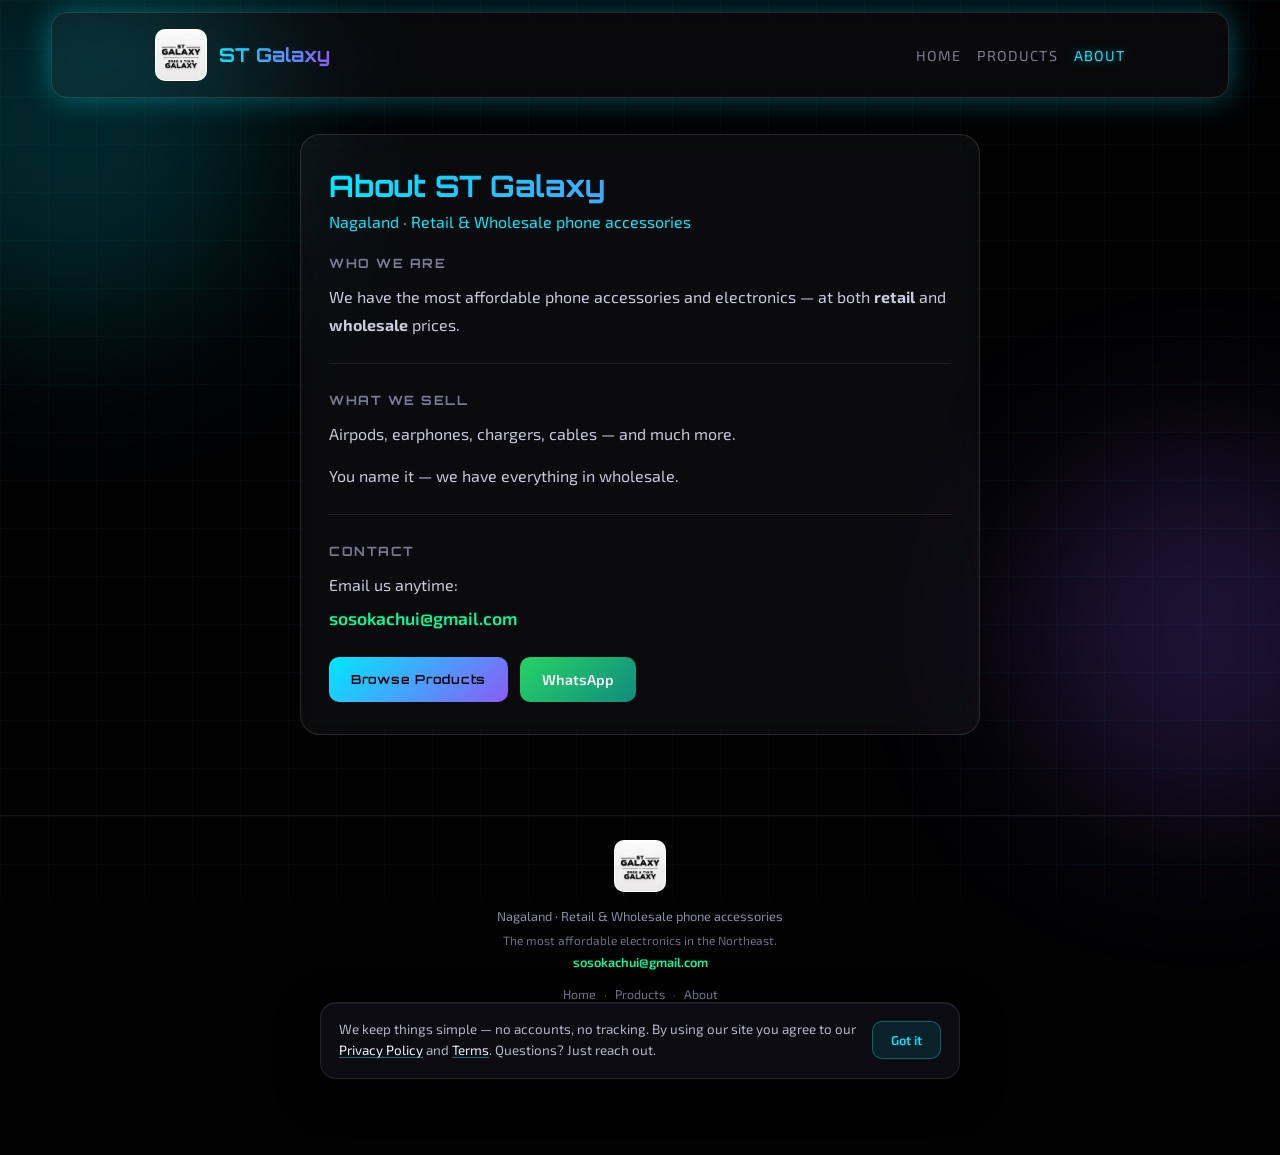
<file: about.html>
<!DOCTYPE html>
<html lang="en">
<head>
  <meta charset="UTF-8"/>
  <meta name="viewport" content="width=device-width, initial-scale=1.0, viewport-fit=cover"/>
  <title>About - ST Galaxy</title>
  <link rel="preconnect" href="https://fonts.googleapis.com"/>
  <link rel="preconnect" href="https://fonts.gstatic.com" crossorigin/>
  <link href="https://fonts.googleapis.com/css2?family=Exo+2:wght@400;600&family=Orbitron:wght@500;700&display=swap" rel="stylesheet"/>
  <style>
    :root{
      --bg:#020203;
      --glass-border:rgba(255,255,255,0.12);
      --text:#eef0ff;
      --text-muted:#7a7a9a;
      --cyan:#00e8ff;
      --violet:#8b5cf6;
      --glass-blur:blur(22px) saturate(200%);
      --glow-cyan:0 0 30px rgba(0,232,255,0.35);
      --neon-green:#00ff9c;
    }

    *{ margin:0; padding:0; box-sizing:border-box; }

    body{
      font-family:'Exo 2', system-ui, sans-serif;
      background:var(--bg);
      color:var(--text);
      min-height:100vh;
    }

    .bg-orbs{
      position:fixed;
      inset:0;
      z-index:0;
      pointer-events:none;
    }

    .bg-orbs span{
      position:absolute;
      border-radius:50%;
      filter:blur(80px);
    }

    .bg-orbs span:nth-child(1){ width:400px; height:400px; background:rgba(0,232,255,0.16); top:-8%; left:-10%; }
    .bg-orbs span:nth-child(2){ width:360px; height:360px; background:rgba(139,92,246,0.2); bottom:10%; right:-8%; }

    .bg-grid{
      position:fixed;
      inset:0;
      z-index:0;
      pointer-events:none;
      background-image:
        linear-gradient(rgba(0,232,255,0.03) 1px, transparent 1px),
        linear-gradient(90deg, rgba(0,232,255,0.03) 1px, transparent 1px);
      background-size:48px 48px;
    }

    body > *:not(.bg-orbs):not(.bg-grid):not(.mobile-tabbar):not(#mobile-tabbar){ position:relative; z-index:1; }

    body > nav:first-of-type{
      display:flex;
      justify-content:space-between;
      align-items:center;
      padding:16px 8%;
      margin:12px 4% 0;
      border-radius:16px;
      background:rgba(255,255,255,0.03);
      backdrop-filter:var(--glass-blur);
      border:1px solid var(--glass-border);
      box-shadow:var(--glow-cyan);
    }

    body > nav:first-of-type h1{
      font-family:'Orbitron', sans-serif;
      font-size:1.2rem;
      background:linear-gradient(90deg, var(--cyan), var(--violet));
      -webkit-background-clip:text;
      background-clip:text;
      color:transparent;
    }

    .nav-links{ display:flex; gap:16px; }

    body > nav:first-of-type a{
      color:var(--text-muted);
      text-decoration:none;
      text-transform:uppercase;
      letter-spacing:0.08em;
      font-size:0.9rem;
    }

    body > nav:first-of-type a:hover{ color:var(--cyan); }

    .container{
      max-width:720px;
      margin:0 auto;
      padding:36px 20px 40px;
    }

    .about-panel{
      padding:32px 28px;
      border-radius:20px;
      background:rgba(255,255,255,0.04);
      backdrop-filter:var(--glass-blur);
      border:1px solid var(--glass-border);
    }

    .about-panel h2{
      font-family:'Orbitron', sans-serif;
      font-size:clamp(1.4rem, 4vw, 1.85rem);
      margin-bottom:8px;
      background:linear-gradient(90deg, var(--cyan), var(--violet));
      -webkit-background-clip:text;
      background-clip:text;
      color:transparent;
    }

    .about-location{
      color:var(--cyan);
      font-size:1rem;
      margin-bottom:24px;
    }

    .about-section{
      margin-bottom:28px;
      padding-bottom:24px;
      border-bottom:1px solid rgba(255,255,255,0.08);
    }

    .about-section:last-of-type{
      border-bottom:none;
      margin-bottom:0;
      padding-bottom:0;
    }

    .about-section h3{
      font-family:'Orbitron', sans-serif;
      font-size:0.8rem;
      letter-spacing:0.12em;
      text-transform:uppercase;
      color:var(--text-muted);
      margin-bottom:12px;
    }

    .about-section p,
    .about-section li{
      font-size:1rem;
      line-height:1.75;
      color:#c8c8de;
    }

    .about-section ul{
      list-style:none;
    }

    .about-section li{
      padding:6px 0;
    }

    .about-tags{
      display:flex;
      flex-wrap:wrap;
      gap:10px;
      margin-top:12px;
    }

    .about-tag{
      padding:8px 14px;
      border-radius:999px;
      font-size:0.85rem;
      background:rgba(139,92,246,0.12);
      border:1px solid rgba(139,92,246,0.35);
      color:#c4b5fd;
    }

    .about-email{
      display:inline-block;
      margin-top:8px;
      color:var(--neon-green);
      font-size:1.1rem;
      font-weight:600;
      text-decoration:none;
    }

    .about-email:hover{ text-decoration:underline; }

    .about-cta{
      display:flex;
      flex-wrap:wrap;
      gap:12px;
      margin-top:28px;
    }

    .btn{
      display:inline-block;
      padding:14px 22px;
      border-radius:10px;
      text-decoration:none;
      font-weight:600;
      font-size:0.9rem;
    }

    .btn-wa{
      background:linear-gradient(135deg, #25d366, #128c7e);
      color:#fff;
    }

    .btn-shop{
      background:linear-gradient(135deg, var(--cyan), var(--violet));
      color:#030304;
      font-family:'Orbitron', sans-serif;
      font-size:0.78rem;
      letter-spacing:0.06em;
    }
  </style>
  <link rel="stylesheet" href="css/site.css"/>
</head>
<body>

  <div class="bg-orbs" aria-hidden="true"><span></span><span></span></div>
  <div class="bg-grid" aria-hidden="true"></div>

  <nav>
    <a href="index.html" class="brand">
      <div class="img-slot logo-slot">
        <picture>
          <source srcset="images/staticunchange/logo.webp" type="image/webp"/>
          <img src="images/staticunchange/logo.jpeg" alt="ST Galaxy logo" loading="eager" onload="this.closest('.img-slot').classList.add('has-image')" onerror="this.style.display='none'"/>
        </picture>
        <span class="slot-hint">Logo</span>
      </div>
      <h1>ST Galaxy</h1>
    </a>
    <div class="nav-links">
      <a href="index.html">Home</a>
      <a href="products.html">Products</a>
      <a href="about.html">About</a>
    </div>
  </nav>

  <main class="container">
    <article class="about-panel">
      <h2>About ST Galaxy</h2>
      <p class="about-location">Nagaland · Retail &amp; Wholesale phone accessories</p>

      <section class="about-section">
        <h3>Who we are</h3> 
        <p>
          We have the most affordable phone accessories and electronics — at both
          <strong>retail</strong> and <strong>wholesale</strong> prices.
        </p>
      </section>

      <section class="about-section">
        <h3>What we sell</h3>
        <p>Airpods, earphones, chargers, cables — and much more.</p>
        <!-- <div class="about-tags">
          <span class="about-tag">Airpods</span>
          <span class="about-tag">Earphones</span>
          <span class="about-tag">Chargers</span>
          <span class="about-tag">Cables</span>
          <span class="about-tag">Headphones</span>
          <span class="about-tag">Wholesale</span>
        </div> -->
        <p style="margin-top:14px">You name it — we have everything in wholesale.</p>
      </section>
<!-- 
      <section class="about-section">
        <h3>Business hours</h3>
        <ul>
          <li>Saturday — <span class="hours-closed">Closed</span></li>
          <li>Sunday — <span class="hours-closed">Closed</span></li>
          <li>Monday — <span class="hours-open">Open 24 hours</span></li>
          <li>Tuesday — <span class="hours-open">Open 24 hours</span></li>
          <li>Wednesday — <span class="hours-open">Open 24 hours</span></li>
          <li>Thursday — <span class="hours-open">Open 24 hours</span></li>
          <li>Friday — <span class="hours-open">Open 24 hours</span></li>
        </ul>
      </section> -->

      <section class="about-section">
        <h3>Contact</h3>
        <p>Email us anytime:</p>
        <a class="about-email" href="mailto:sosokachui@gmail.com">sosokachui@gmail.com</a>
      </section>

      <div class="about-cta">
        <a href="products.html" class="btn btn-shop">Browse Products</a>
        <a href="https://wa.me/919089030805" class="btn btn-wa" target="_blank" rel="noopener noreferrer">WhatsApp</a>
      </div>
    </article>
  </main>

  <footer id="site-footer"></footer>
  <nav id="mobile-tabbar" class="mobile-tabbar" aria-label="Mobile navigation"></nav>
  <script src="js/site.js"></script>
</body>
</html>
</file>
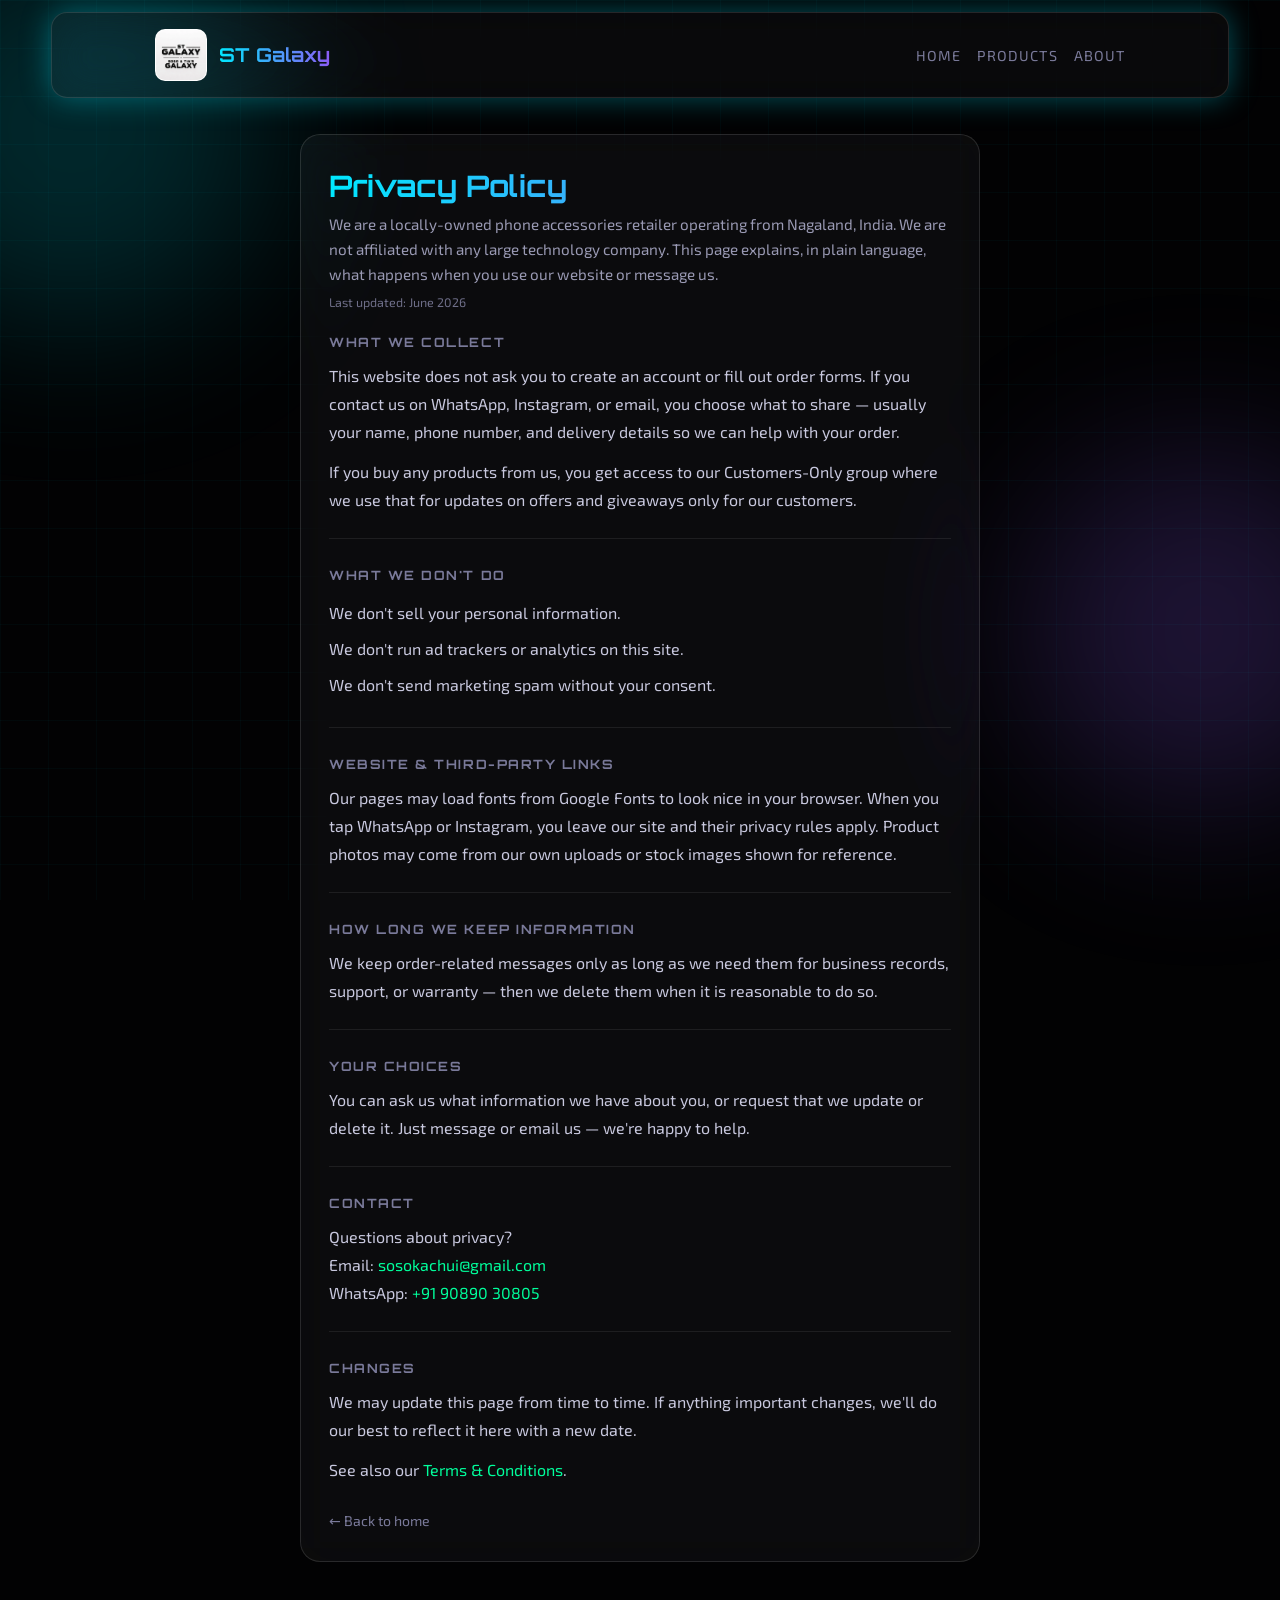
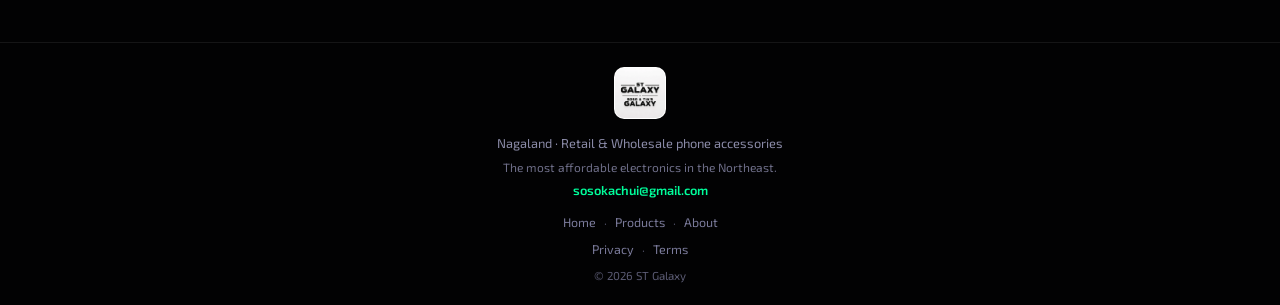
<file: privacy.html>
<!DOCTYPE html>
<html lang="en">
<head>
  <meta charset="UTF-8"/>
  <meta name="viewport" content="width=device-width, initial-scale=1.0, viewport-fit=cover"/>
  <title>Privacy Policy — ST Galaxy</title>
  <link rel="preconnect" href="https://fonts.googleapis.com"/>
  <link rel="preconnect" href="https://fonts.gstatic.com" crossorigin/>
  <link href="https://fonts.googleapis.com/css2?family=Exo+2:wght@400;600&family=Orbitron:wght@500;700&display=swap" rel="stylesheet"/>
  <link rel="stylesheet" href="css/site.css"/>
  <style>
    :root{
      --bg:#020203;
      --glass-border:rgba(255,255,255,0.12);
      --text:#eef0ff;
      --text-muted:#7a7a9a;
      --cyan:#00e8ff;
      --violet:#8b5cf6;
      --glass-blur:blur(22px) saturate(200%);
      --glow-cyan:0 0 30px rgba(0,232,255,0.35);
    }
    *{ margin:0; padding:0; box-sizing:border-box; }
    body{ font-family:'Exo 2', system-ui, sans-serif; background:var(--bg); color:var(--text); min-height:100vh; }
    .bg-orbs{ position:fixed; inset:0; z-index:0; pointer-events:none; }
    .bg-orbs span{ position:absolute; border-radius:50%; filter:blur(80px); }
    .bg-orbs span:nth-child(1){ width:400px; height:400px; background:rgba(0,232,255,0.16); top:-8%; left:-10%; }
    .bg-orbs span:nth-child(2){ width:360px; height:360px; background:rgba(139,92,246,0.2); bottom:10%; right:-8%; }
    .bg-grid{
      position:fixed; inset:0; z-index:0; pointer-events:none;
      background-image:
        linear-gradient(rgba(0,232,255,0.03) 1px, transparent 1px),
        linear-gradient(90deg, rgba(0,232,255,0.03) 1px, transparent 1px);
      background-size:48px 48px;
    }
    body > *:not(.bg-orbs):not(.bg-grid):not(.mobile-tabbar):not(#mobile-tabbar):not(.legal-notice){ position:relative; z-index:1; }
    body > nav:first-of-type{
      display:flex; justify-content:space-between; align-items:center;
      padding:16px 8%; margin:12px 4% 0; border-radius:16px;
      background:rgba(255,255,255,0.03); backdrop-filter:var(--glass-blur);
      border:1px solid var(--glass-border); box-shadow:var(--glow-cyan);
    }
    body > nav:first-of-type h1{
      font-family:'Orbitron', sans-serif; font-size:1.2rem;
      background:linear-gradient(90deg, var(--cyan), var(--violet));
      -webkit-background-clip:text; background-clip:text; color:transparent;
    }
    .nav-links{ display:flex; gap:16px; }
    body > nav:first-of-type a{ color:var(--text-muted); text-decoration:none; text-transform:uppercase; letter-spacing:0.08em; font-size:0.9rem; }
    body > nav:first-of-type a:hover{ color:var(--cyan); }
    .container{ max-width:720px; margin:0 auto; padding:36px 20px 40px; }
    .about-panel{
      padding:32px 28px; border-radius:20px;
      background:rgba(255,255,255,0.04); backdrop-filter:var(--glass-blur);
      border:1px solid var(--glass-border);
    }
    .about-panel h2{
      font-family:'Orbitron', sans-serif; font-size:clamp(1.4rem, 4vw, 1.85rem); margin-bottom:8px;
      background:linear-gradient(90deg, var(--cyan), var(--violet));
      -webkit-background-clip:text; background-clip:text; color:transparent;
    }
    .about-section{ margin-bottom:28px; padding-bottom:24px; border-bottom:1px solid rgba(255,255,255,0.08); }
    .about-section:last-of-type{ border-bottom:none; margin-bottom:0; padding-bottom:0; }
    .about-section h3{
      font-family:'Orbitron', sans-serif; font-size:0.8rem; letter-spacing:0.12em;
      text-transform:uppercase; color:var(--text-muted); margin-bottom:12px;
    }
    .about-section p, .about-section li{ font-size:1rem; line-height:1.75; color:#c8c8de; }
    .about-section ul{ list-style:none; }
    .about-section li{ padding:4px 0; }
  </style>
</head>
<body>

  <div class="bg-orbs" aria-hidden="true"><span></span><span></span></div>
  <div class="bg-grid" aria-hidden="true"></div>

  <nav>
    <a href="index.html" class="brand">
      <div class="img-slot logo-slot">
        <picture>
          <source srcset="images/staticunchange/logo.webp" type="image/webp"/>
          <img src="images/staticunchange/logo.jpeg" alt="ST Galaxy logo" loading="eager" onload="this.closest('.img-slot').classList.add('has-image')" onerror="this.style.display='none'"/>
        </picture>
        <span class="slot-hint">Logo</span>
      </div>
      <h1>ST Galaxy</h1>
    </a>
    <div class="nav-links">
      <a href="index.html">Home</a>
      <a href="products.html">Products</a>
      <a href="about.html">About</a>
    </div>
  </nav>

  <main class="container">
    <article class="about-panel">
      <h2>Privacy Policy</h2>
      <p class="legal-intro">
        We are a locally-owned phone accessories retailer operating from Nagaland, India.
        We are not affiliated with any large technology company.
        This page explains, in plain language, what happens when you use our website or message us.
      </p>
      <p class="legal-updated">Last updated: June 2026</p>

      <section class="about-section legal-section">
        <h3>What we collect</h3>
        <p>
          This website does not ask you to create an account or fill out order forms.
          If you contact us on WhatsApp, Instagram, or email, you choose what to share —
          usually your name, phone number, and delivery details so we can help with your order.
        </p>
        <p style="margin-top:12px">
          If you buy any products from us, you get access to our Customers-Only group where we use that
          for updates on offers and giveaways only for our customers.
        </p>
      </section>

      <section class="about-section legal-section">
        <h3>What we don't do</h3>
        <ul>
          <li>We don't sell your personal information.</li>
          <li>We don't run ad trackers or analytics on this site.</li>
          <li>We don't send marketing spam without your consent.</li>
        </ul>
      </section>

      <section class="about-section legal-section">
        <h3>Website &amp; third-party links</h3>
        <p>
          Our pages may load fonts from Google Fonts to look nice in your browser.
          When you tap WhatsApp or Instagram, you leave our site and their privacy rules apply.
          Product photos may come from our own uploads or stock images shown for reference.
        </p>
      </section>

      <section class="about-section legal-section">
        <h3>How long we keep information</h3>
        <p>
          We keep order-related messages only as long as we need them for business records,
          support, or warranty — then we delete them when it is reasonable to do so.
        </p>
      </section>

      <section class="about-section legal-section">
        <h3>Your choices</h3>
        <p>
          You can ask us what information we have about you, or request that we update or delete it.
          Just message or email us — we're happy to help.
        </p>
      </section>

      <section class="about-section legal-section">
        <h3>Contact</h3>
        <p>
          Questions about privacy?<br/>
          Email: <a href="mailto:sosokachui@gmail.com">sosokachui@gmail.com</a><br/>
          WhatsApp: <a href="https://wa.me/919089030805" target="_blank" rel="noopener noreferrer">+91 90890 30805</a>
        </p>
      </section>

      <section class="about-section legal-section">
        <h3>Changes</h3>
        <p>
          We may update this page from time to time. If anything important changes,
          we'll do our best to reflect it here with a new date.
        </p>
        <p style="margin-top:12px">
          See also our <a href="terms.html">Terms &amp; Conditions</a>.
        </p>
      </section>

      <a href="index.html" class="legal-back">← Back to home</a>
    </article>
  </main>

  <footer id="site-footer"></footer>
  <nav id="mobile-tabbar" class="mobile-tabbar" aria-label="Mobile navigation"></nav>
  <script src="js/site.js"></script>
</body>
</html>
</file>
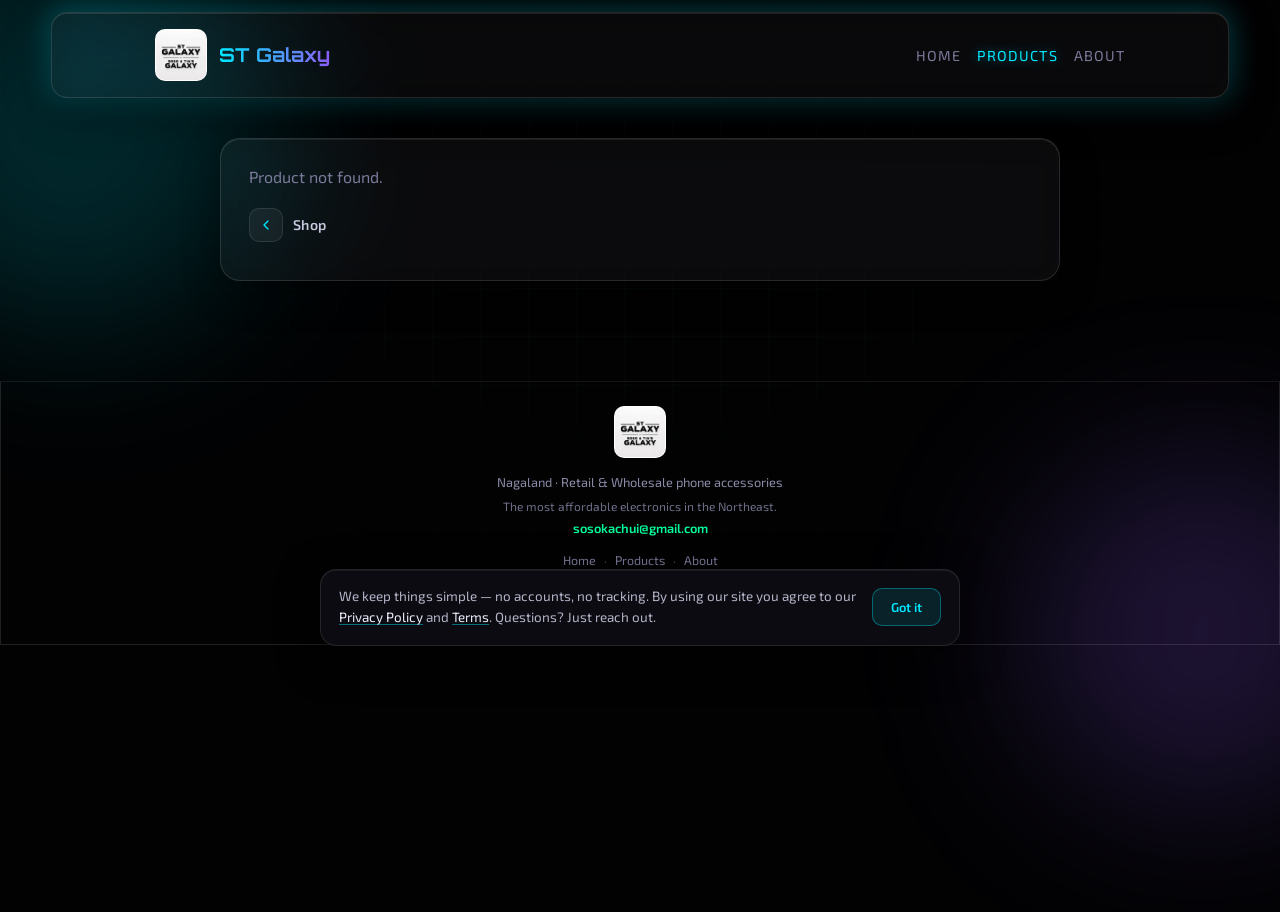
<file: product.html>
<!DOCTYPE html>
<html lang="en">
<head>
  <meta charset="UTF-8"/>
  <meta name="viewport" content="width=device-width, initial-scale=1.0, viewport-fit=cover"/>
  <title>Product - ST Galaxy</title>
  <link rel="preconnect" href="https://fonts.googleapis.com"/>
  <link rel="preconnect" href="https://fonts.gstatic.com" crossorigin/>
  <link rel="preload" href="data/products.json" as="fetch" crossorigin/>
  <link href="https://fonts.googleapis.com/css2?family=Exo+2:wght@400;600&family=Orbitron:wght@500;700&display=swap" rel="stylesheet"/>
  <style>
    :root{
      --bg:#020203;
      --glass-border:rgba(255,255,255,0.12);
      --text:#eef0ff;
      --text-muted:#7a7a9a;
      --cyan:#00e8ff;
      --violet:#8b5cf6;
      --glass-blur:blur(22px) saturate(200%);
      --glow-cyan:0 0 30px rgba(0,232,255,0.35);
    }

    *{ margin:0; padding:0; box-sizing:border-box; }

    body{
      font-family:'Exo 2', system-ui, sans-serif;
      background:var(--bg);
      color:var(--text);
      min-height:100vh;
      overflow-x:hidden;
    }

    .bg-orbs{
      position:fixed;
      inset:0;
      z-index:0;
      pointer-events:none;
    }

    .bg-orbs span{
      position:absolute;
      border-radius:50%;
      filter:blur(80px);
      animation:orb-float 16s ease-in-out infinite;
    }

    @keyframes orb-float{
      0%, 100%{ transform:translate(0,0); }
      50%{ transform:translate(20px,-30px); }
    }

    .bg-orbs span:nth-child(1){ width:400px; height:400px; background:rgba(0,232,255,0.16); top:-8%; left:-10%; }
    .bg-orbs span:nth-child(2){ width:360px; height:360px; background:rgba(139,92,246,0.2); bottom:10%; right:-8%; animation-delay:-5s; }

    .bg-grid{
      position:fixed;
      inset:0;
      z-index:0;
      pointer-events:none;
      background-image:
        linear-gradient(rgba(0,232,255,0.03) 1px, transparent 1px),
        linear-gradient(90deg, rgba(0,232,255,0.03) 1px, transparent 1px);
      background-size:48px 48px;
      mask-image:radial-gradient(ellipse 70% 50% at 50% 30%, black, transparent 70%);
    }

    body > *:not(.bg-orbs):not(.bg-grid):not(.mobile-tabbar):not(#mobile-tabbar){ position:relative; z-index:1; }

    body > nav:first-of-type{
      display:flex;
      justify-content:space-between;
      align-items:center;
      padding:16px 8%;
      margin:12px 4% 0;
      border-radius:16px;
      background:rgba(255,255,255,0.03);
      backdrop-filter:var(--glass-blur);
      -webkit-backdrop-filter:var(--glass-blur);
      border:1px solid var(--glass-border);
      box-shadow:inset 0 1px 0 rgba(255,255,255,0.1), 0 12px 40px rgba(0,0,0,0.5), var(--glow-cyan);
    }

    body > nav:first-of-type h1{
      font-family:'Orbitron', sans-serif;
      font-size:1.2rem;
      background:linear-gradient(90deg, var(--cyan), var(--violet));
      -webkit-background-clip:text;
      background-clip:text;
      color:transparent;
    }

    .nav-links{ display:flex; gap:16px; }

    body > nav:first-of-type a{
      color:var(--text-muted);
      text-decoration:none;
      text-transform:uppercase;
      letter-spacing:0.08em;
      font-size:0.9rem;
      transition:color 0.25s;
    }

    body > nav:first-of-type a:hover{ color:var(--cyan); }

    .container{
      max-width:880px;
      margin:0 auto;
      padding:40px 20px 60px;
    }

    .detail-panel{
      padding:28px 28px 36px;
      border-radius:20px;
      background:rgba(255,255,255,0.04);
      backdrop-filter:var(--glass-blur);
      -webkit-backdrop-filter:var(--glass-blur);
      border:1px solid var(--glass-border);
      box-shadow:inset 0 1px 0 rgba(255,255,255,0.08), 0 12px 36px rgba(0,0,0,0.35);
    }

    .detail-top{
      margin-bottom:20px;
    }

    .detail-header{
      margin-bottom:28px;
      padding-bottom:22px;
      border-bottom:1px solid rgba(255,255,255,0.08);
    }

    .detail-category{
      display:inline-block;
      padding:6px 14px;
      margin-bottom:14px;
      border-radius:999px;
      font-size:0.72rem;
      font-weight:600;
      letter-spacing:0.12em;
      text-transform:uppercase;
      color:var(--cyan);
      background:rgba(0,232,255,0.08);
      border:1px solid rgba(0,232,255,0.25);
    }

    .detail-header h1{
      font-family:'Orbitron', sans-serif;
      font-size:clamp(1.45rem, 4vw, 2.1rem);
      line-height:1.25;
      background:linear-gradient(90deg, var(--cyan), var(--violet));
      -webkit-background-clip:text;
      background-clip:text;
      color:transparent;
    }

    .detail-section{
      margin-bottom:28px;
    }

    .section-label{
      font-family:'Orbitron', sans-serif;
      font-size:0.75rem;
      letter-spacing:0.14em;
      text-transform:uppercase;
      color:var(--text-muted);
      margin-bottom:14px;
    }

    .gallery-main{
      border-radius:16px;
      overflow:hidden;
      background:rgba(0,0,0,0.35);
      border:1px solid var(--glass-border);
      margin-bottom:14px;
    }

    .gallery-main img{
      width:100%;
      max-height:480px;
      object-fit:contain;
      display:block;
      background:#0a0a10;
    }

    .gallery-thumbs{
      display:flex;
      flex-wrap:wrap;
      gap:10px;
    }

    .gallery-thumb{
      width:76px;
      height:76px;
      padding:0;
      border:2px solid var(--glass-border);
      border-radius:12px;
      overflow:hidden;
      cursor:pointer;
      background:#0a0a10;
      transition:0.2s;
    }

    .gallery-thumb:hover{
      border-color:rgba(0,232,255,0.35);
    }

    .gallery-thumb.active{
      border-color:var(--cyan);
      box-shadow:var(--glow-cyan);
    }

    .gallery-thumb img{
      width:100%;
      height:100%;
      object-fit:cover;
    }

    .detail-desc{
      color:var(--text);
      padding:22px 24px;
      font-size:1.02rem;
      line-height:1.85;
      white-space:pre-line;
      border-radius:14px;
      background:rgba(0,0,0,0.28);
      border:1px solid var(--glass-border);
    }

    .detail-pricing{
      padding:6px 0;
      border-radius:14px;
      background:rgba(0,0,0,0.22);
      border:1px solid var(--glass-border);
      overflow:hidden;
    }

    .price-row{
      display:flex;
      justify-content:space-between;
      align-items:center;
      gap:16px;
      padding:14px 20px;
      border-bottom:1px solid rgba(255,255,255,0.06);
    }

    .price-row:last-child{ border-bottom:none; }

    .price-label{
      color:var(--text-muted);
      font-size:0.95rem;
    }

    .price-value{
      color:var(--cyan);
      font-size:1.25rem;
      font-weight:700;
      text-shadow:0 0 12px rgba(0,232,255,0.25);
    }

    .badge-soon{
      display:inline-block;
      padding:10px 18px;
      border-radius:999px;
      color:var(--violet);
      border:1px solid rgba(139,92,246,0.45);
      background:rgba(139,92,246,0.12);
      text-transform:uppercase;
      letter-spacing:0.08em;
      font-size:0.8rem;
      font-weight:600;
    }

    .detail-order{
      margin-bottom:0;
      padding-top:8px;
    }

    .detail-actions{
      display:flex;
      flex-wrap:wrap;
      gap:12px;
    }

    .buy-btn{
      display:inline-flex;
      align-items:center;
      justify-content:center;
      padding:14px 28px;
      background:linear-gradient(135deg, var(--cyan), var(--violet));
      color:#030304;
      text-decoration:none;
      border-radius:10px;
      font-family:'Orbitron', sans-serif;
      font-size:0.78rem;
      font-weight:700;
      letter-spacing:0.06em;
      transition:0.25s;
    }

    .buy-btn:hover{
      box-shadow:0 0 24px rgba(0,232,255,0.35);
      transform:translateY(-2px);
    }

    .buy-btn-disabled{
      opacity:0.55;
      pointer-events:none;
    }

    .instagram-btn{
      display:inline-flex;
      align-items:center;
      justify-content:center;
      padding:14px 28px;
      border-radius:10px;
      text-decoration:none;
      font-weight:600;
      font-size:0.9rem;
      color:#fff;
      background:linear-gradient(135deg, #f58529, #dd2a7b, #8134af);
      transition:0.25s;
    }

    .instagram-btn:hover{
      transform:translateY(-2px);
      box-shadow:0 8px 24px rgba(0,0,0,0.35);
    }

    .empty-state{
      color:var(--text-muted);
      margin-bottom:20px;
      font-size:1rem;
    }

    footer{
      text-align:center;
      padding:24px;
      margin:20px 4% 24px;
      border-radius:16px;
      background:rgba(255,255,255,0.03);
      backdrop-filter:var(--glass-blur);
      border:1px solid var(--glass-border);
      color:var(--text-muted);
    }

    .footer-links{
      display:flex;
      flex-wrap:wrap;
      justify-content:center;
      gap:16px;
      margin-bottom:12px;
    }

    .footer-links a{
      color:var(--text-muted);
      text-decoration:none;
      font-size:0.9rem;
    }

    .footer-links a:hover{ color:var(--cyan); }

    @media (max-width: 768px){
      body > nav:first-of-type{ margin:8px 12px 0; padding:12px 16px; width:calc(100% - 24px); }
      .container{ padding:24px 12px 40px; }
      .detail-panel{ padding:20px 16px 28px; }
      .gallery-main img{ max-height:300px; }
      .detail-actions .buy-btn,
      .detail-actions .instagram-btn{
        width:100%;
      }
    }
  </style>
  <link rel="stylesheet" href="css/site.css"/>
</head>
<body>

  <div class="bg-orbs" aria-hidden="true"><span></span><span></span></div>
  <div class="bg-grid" aria-hidden="true"></div>

  <nav>
    <a href="index.html" class="brand">
      <div class="img-slot logo-slot">
        <picture>
          <source srcset="images/staticunchange/logo.webp" type="image/webp"/>
          <img src="images/staticunchange/logo.jpeg" alt="ST Galaxy logo" loading="eager" onload="this.closest('.img-slot').classList.add('has-image')" onerror="this.style.display='none'"/>
        </picture>
        <span class="slot-hint">Logo</span>
      </div>
      <h1>ST Galaxy</h1>
    </a>
    <div class="nav-links">
      <a href="index.html">Home</a>
      <a href="products.html">Products</a>
      <a href="about.html">About</a>
    </div>
  </nav>

  <main class="container">
    <div class="detail-panel" id="detail-root" aria-busy="true" aria-label="Loading product"></div>
  </main>

  <footer id="site-footer"></footer>

  <nav id="mobile-tabbar" class="mobile-tabbar" aria-label="Mobile navigation"></nav>

  <script src="js/image-utils.js"></script>
  <script src="js/site.js"></script>
  <script src="js/product-detail.js"></script>
</body>
</html>
</file>
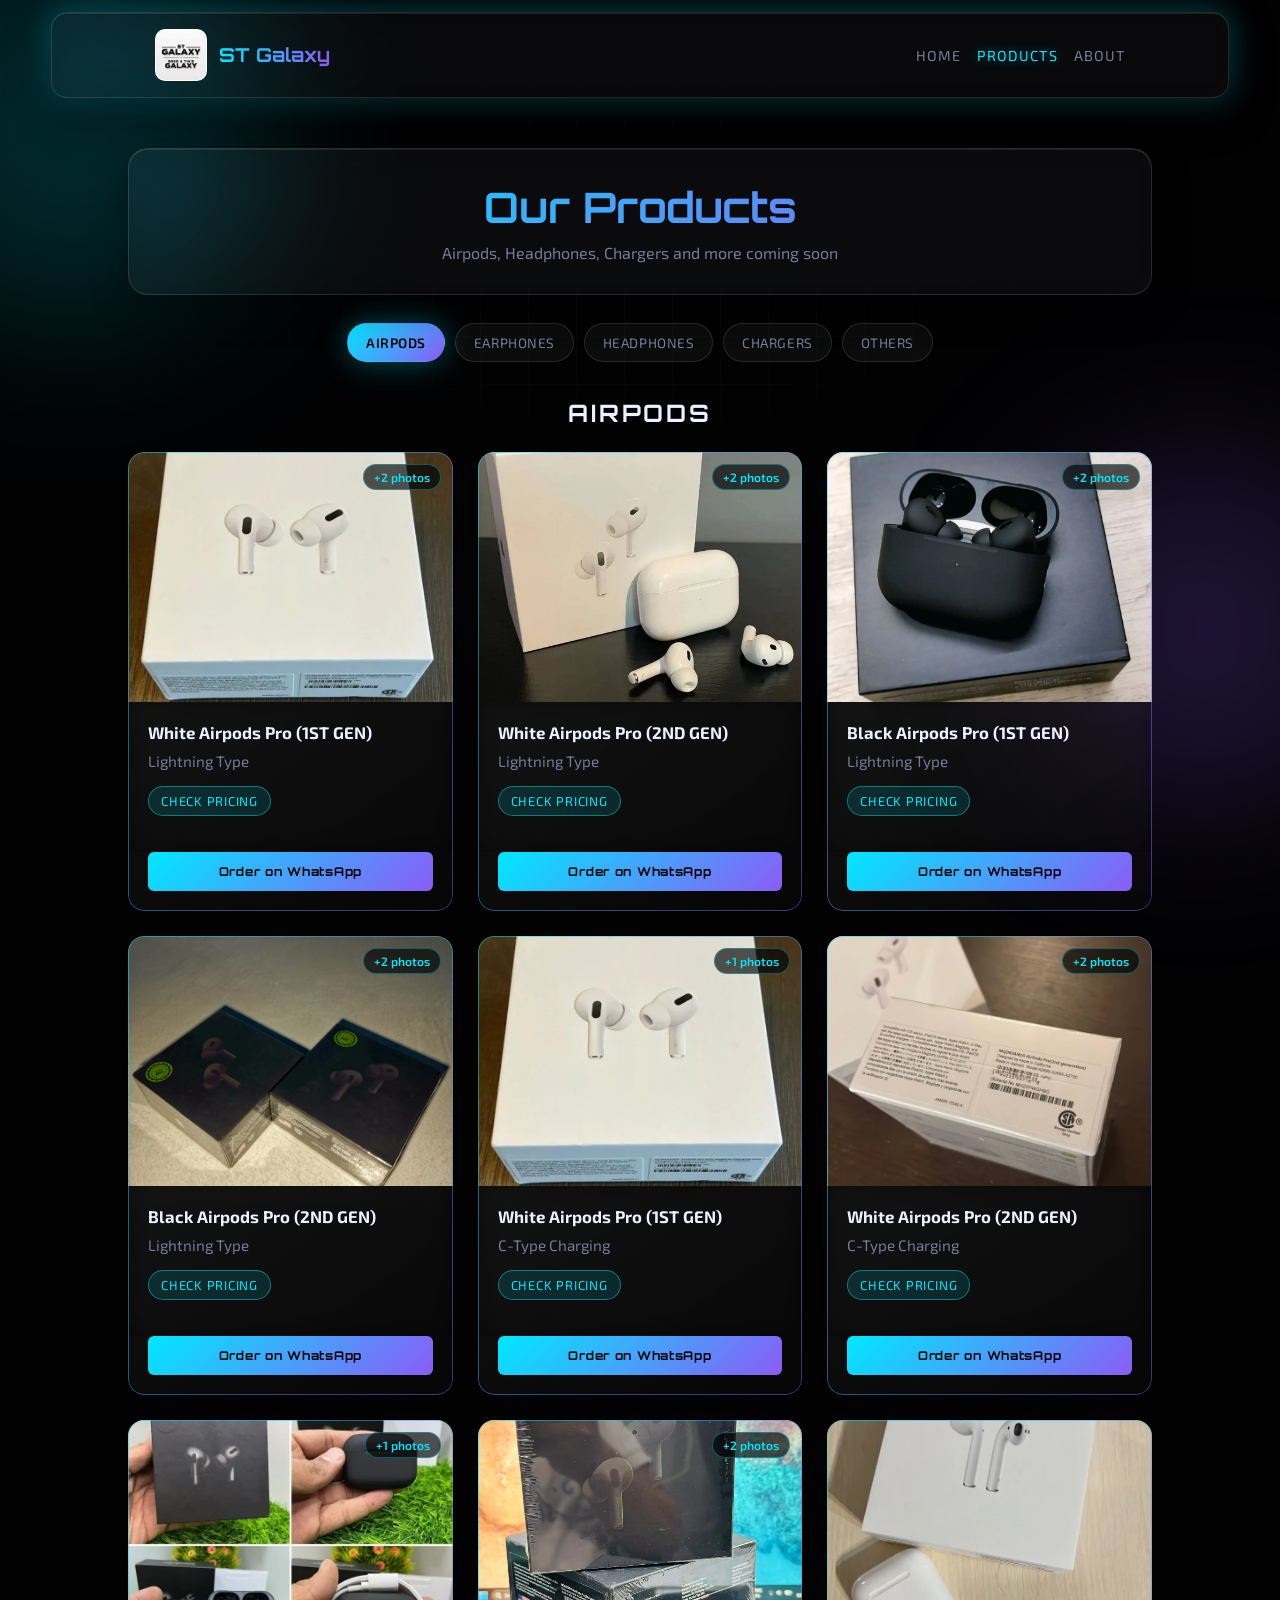
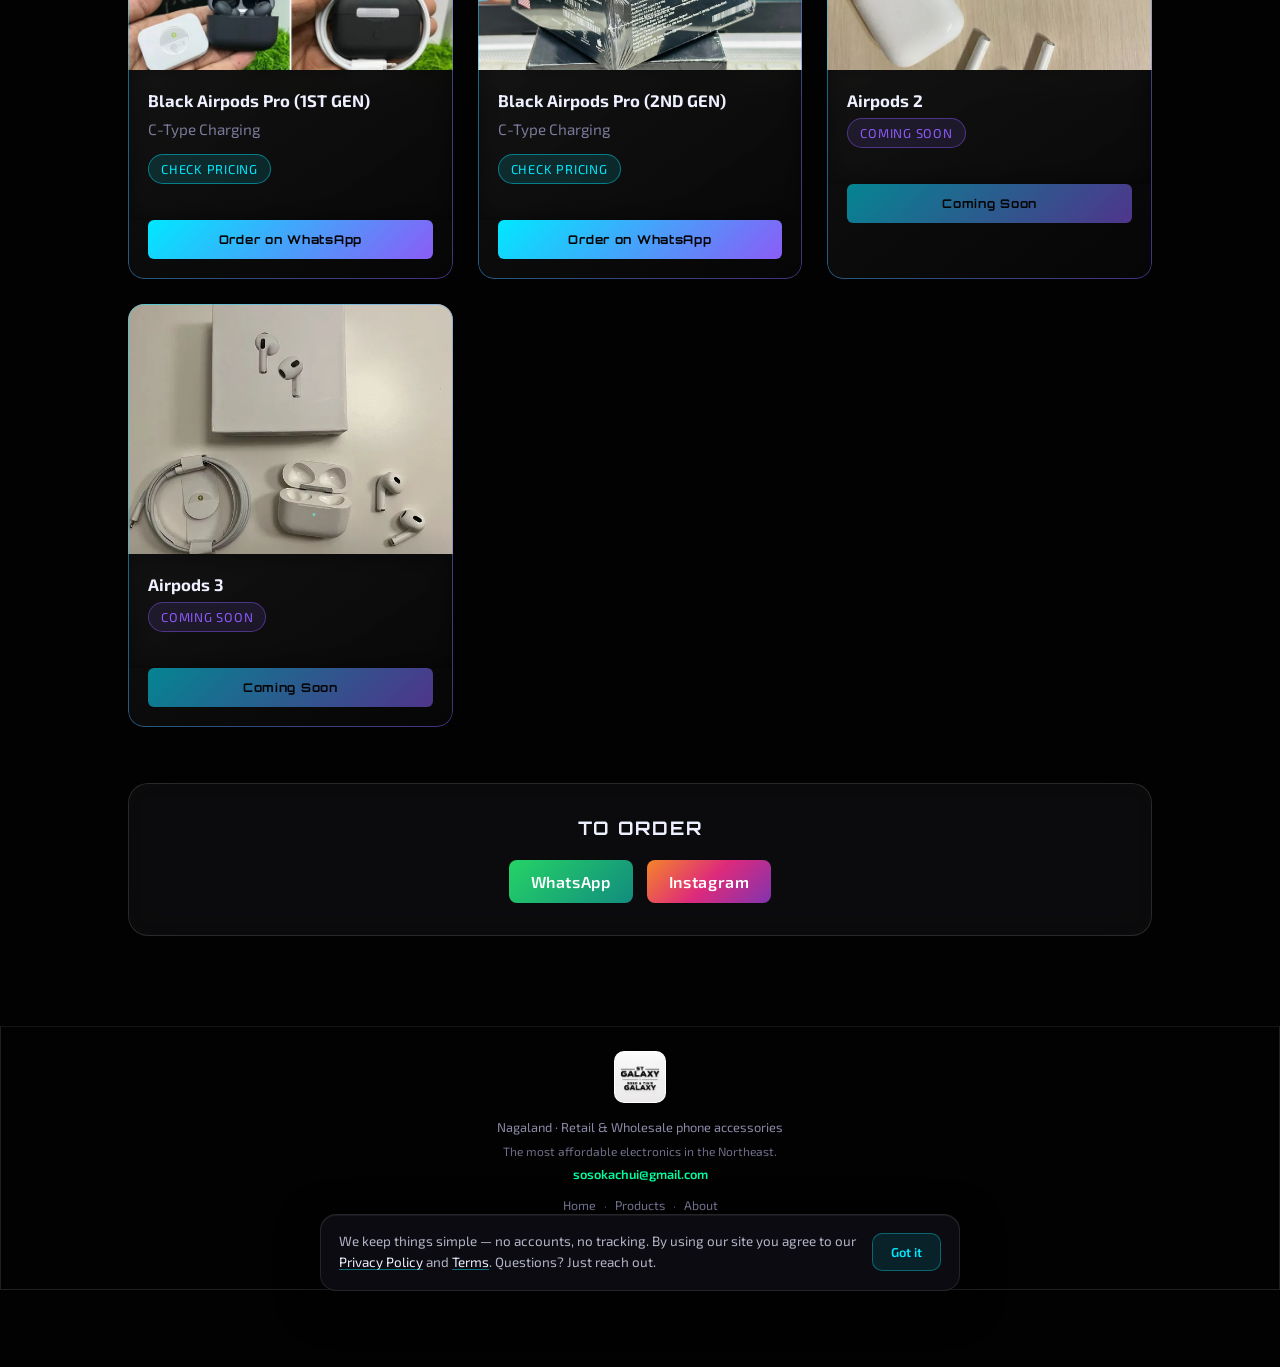
<file: products.html>
<!DOCTYPE html>
<html lang="en">
<head>
  <meta charset="UTF-8"/>
  <meta name="viewport" content="width=device-width, initial-scale=1.0, viewport-fit=cover"/>
  <title>Products - ST Galaxy</title>
  <link rel="preconnect" href="https://fonts.googleapis.com"/>
  <link rel="preconnect" href="https://fonts.gstatic.com" crossorigin/>
  <link rel="preload" href="data/products.json" as="fetch" crossorigin/>
  <link href="https://fonts.googleapis.com/css2?family=Exo+2:wght@400;600&family=Orbitron:wght@500;700&display=swap" rel="stylesheet"/>
  <style>
    :root{
      --bg:#020203;
      --glass-border:rgba(255,255,255,0.12);
      --text:#eef0ff;
      --text-muted:#7a7a9a;
      --cyan:#00e8ff;
      --violet:#8b5cf6;
      --glass-blur:blur(22px) saturate(200%);
      --glow-cyan:0 0 30px rgba(0,232,255,0.35);
    }

    @keyframes orb-float{
      0%, 100%{ transform:translate(0,0) scale(1); }
      50%{ transform:translate(20px,-30px) scale(1.05); }
    }

    @keyframes border-spin{
      0%{ background-position:0% 50%; }
      100%{ background-position:200% 50%; }
    }

    *{
      margin:0;
      padding:0;
      box-sizing:border-box;
    }

    body{
      font-family:'Exo 2', system-ui, sans-serif;
      background:var(--bg);
      color:var(--text);
      min-height:100vh;
      overflow-x:hidden;
    }

    .bg-orbs{
      position:fixed;
      inset:0;
      z-index:0;
      pointer-events:none;
    }

    .bg-orbs span{
      position:absolute;
      border-radius:50%;
      filter:blur(80px);
      animation:orb-float 16s ease-in-out infinite;
    }

    .bg-orbs span:nth-child(1){ width:400px; height:400px; background:rgba(0,232,255,0.16); top:-8%; left:-10%; }
    .bg-orbs span:nth-child(2){ width:360px; height:360px; background:rgba(139,92,246,0.2); bottom:10%; right:-8%; animation-delay:-5s; }

    .bg-grid{
      position:fixed;
      inset:0;
      z-index:0;
      pointer-events:none;
      background-image:
        linear-gradient(rgba(0,232,255,0.03) 1px, transparent 1px),
        linear-gradient(90deg, rgba(0,232,255,0.03) 1px, transparent 1px);
      background-size:48px 48px;
      mask-image:radial-gradient(ellipse 70% 50% at 50% 30%, black, transparent 70%);
    }

    body > *:not(.bg-orbs):not(.bg-grid):not(.mobile-tabbar):not(#mobile-tabbar){ position:relative; z-index:1; }

    body > nav:first-of-type{
      display:flex;
      justify-content:space-between;
      align-items:center;
      padding:16px 8%;
      margin:12px 4% 0;
      border-radius:16px;
      background:rgba(255,255,255,0.03);
      backdrop-filter:var(--glass-blur);
      -webkit-backdrop-filter:var(--glass-blur);
      border:1px solid var(--glass-border);
      box-shadow:inset 0 1px 0 rgba(255,255,255,0.1), 0 12px 40px rgba(0,0,0,0.5), var(--glow-cyan);
    }

    body > nav:first-of-type h1{
      font-family:'Orbitron', sans-serif;
      font-size:1.2rem;
      background:linear-gradient(90deg, var(--cyan), var(--violet));
      -webkit-background-clip:text;
      background-clip:text;
      color:transparent;
    }

    .nav-links{
      display:flex;
      align-items:center;
      gap:16px;
    }

    body > nav:first-of-type a{
      color:var(--text-muted);
      text-decoration:none;
      margin-left:0;
      transition:color 0.25s;
      text-transform:uppercase;
      letter-spacing:0.08em;
      font-size:0.9rem;
    }

    body > nav:first-of-type a:hover{
      color:var(--cyan);
      text-shadow:0 0 12px rgba(0,232,255,0.5);
    }

    .container{
      padding:50px 10%;
    }

    .title{
      text-align:center;
      margin-bottom:28px;
      padding:32px 24px;
      border-radius:20px;
      background:rgba(255,255,255,0.04);
      backdrop-filter:var(--glass-blur);
      -webkit-backdrop-filter:var(--glass-blur);
      border:1px solid var(--glass-border);
      box-shadow:inset 0 1px 0 rgba(255,255,255,0.1), 0 12px 36px rgba(0,0,0,0.35);
    }

    .title .subtitle{
      color:var(--cyan);
      font-size:0.85rem;
      letter-spacing:0.06em;
      text-transform:uppercase;
      margin-bottom:12px;
    }

    .title p{
      color:var(--text-muted);
    }

    .title h2{
      font-family:'Orbitron', sans-serif;
      font-size:42px;
      margin-bottom:10px;
      background:linear-gradient(90deg, var(--cyan), var(--violet));
      -webkit-background-clip:text;
      background-clip:text;
      color:transparent;
    }

    .category-heading{
      font-family:'Orbitron', sans-serif;
      text-align:center;
      font-size:1.5rem;
      letter-spacing:0.12em;
      margin-bottom:24px;
      color:var(--text);
    }

    .category-tabs{
      display:flex;
      flex-wrap:wrap;
      justify-content:center;
      gap:10px;
      margin-bottom:36px;
    }

    .category-tab{
      font-family:'Exo 2', sans-serif;
      font-size:0.85rem;
      letter-spacing:0.04em;
      text-transform:uppercase;
      padding:10px 18px;
      border-radius:999px;
      border:1px solid var(--glass-border);
      background:rgba(255,255,255,0.04);
      color:var(--text-muted);
      cursor:pointer;
      transition:0.25s;
    }

    .category-tab:hover{
      color:var(--cyan);
      border-color:rgba(0,232,255,0.35);
    }

    .category-tab.active{
      color:#030304;
      font-weight:600;
      border-color:transparent;
      background:linear-gradient(135deg, var(--cyan), var(--violet));
      box-shadow:var(--glow-cyan);
    }

    .products{
      display:grid;
      grid-template-columns:repeat(auto-fit,minmax(260px,1fr));
      gap:25px;
    }

    .empty-state{
      grid-column:1 / -1;
      text-align:center;
      color:var(--text-muted);
      padding:40px 20px;
    }

    .product-card{
      border-radius:16px;
      overflow:hidden;
      background:linear-gradient(145deg, rgba(255,255,255,0.08), rgba(255,255,255,0.02));
      backdrop-filter:var(--glass-blur);
      -webkit-backdrop-filter:var(--glass-blur);
      position:relative;
      transition:transform 0.35s cubic-bezier(0.34, 1.56, 0.64, 1), box-shadow 0.35s;
    }

    .product-card::before{
      content:'';
      position:absolute;
      inset:0;
      border-radius:inherit;
      padding:1px;
      background:linear-gradient(120deg, var(--cyan), var(--violet), var(--cyan));
      background-size:200% 200%;
      animation:border-spin 5s linear infinite;
      -webkit-mask:linear-gradient(#fff 0 0) content-box, linear-gradient(#fff 0 0);
      mask:linear-gradient(#fff 0 0) content-box, linear-gradient(#fff 0 0);
      -webkit-mask-composite:xor;
      mask-composite:exclude;
      pointer-events:none;
      opacity:0.5;
      z-index:2;
    }

    .product-card:hover{
      transform:translateY(-8px) scale(1.02);
      box-shadow:var(--glow-cyan), 0 20px 48px rgba(0,0,0,0.45);
    }

    .product-card:hover::before{
      opacity:1;
    }

    .product-image-wrap{
      position:relative;
      background:rgba(0,0,0,0.25);
    }

    .product-image-link,
    .product-card-link{
      display:block;
      text-decoration:none;
      color:inherit;
    }

    .product-card-link:hover h3{
      color:var(--cyan);
    }

    .product-card-link .product-info{
      cursor:pointer;
    }

    .photo-count{
      position:absolute;
      top:12px;
      right:12px;
      z-index:2;
      padding:5px 10px;
      border-radius:999px;
      font-size:0.75rem;
      font-weight:600;
      background:rgba(0,0,0,0.65);
      color:var(--cyan);
      border:1px solid rgba(0,232,255,0.35);
    }

    .product-card img{
      width:100%;
      height:250px;
      object-fit:cover;
      display:block;
    }

    .image-dots{
      position:absolute;
      bottom:12px;
      left:50%;
      transform:translateX(-50%);
      display:flex;
      gap:8px;
    }

    .image-dot{
      width:10px;
      height:10px;
      border-radius:50%;
      border:1px solid rgba(255,255,255,0.5);
      background:rgba(0,0,0,0.35);
      cursor:pointer;
      padding:0;
    }

    .image-dot.active{
      background:var(--cyan);
      border-color:var(--cyan);
      box-shadow:0 0 10px rgba(0,232,255,0.6);
    }

    .product-info{
      padding:20px;
      background:rgba(0,0,0,0.35);
      backdrop-filter:blur(12px);
      -webkit-backdrop-filter:blur(12px);
    }

    .product-info h3{
      margin-bottom:8px;
      font-size:1.05rem;
      transition:color 0.25s;
    }

    .product-desc{
      color:var(--text-muted);
      font-size:0.95rem;
      line-height:1.45;
      margin-bottom:14px;
      display:-webkit-box;
      -webkit-line-clamp:1;
      -webkit-box-orient:vertical;
      overflow:hidden;
      text-overflow:ellipsis;
    }

    .pricing{
      margin-bottom:16px;
    }

    .price-line{
      color:var(--cyan);
      font-size:1rem;
      font-weight:600;
      margin-bottom:6px;
      text-shadow:0 0 12px rgba(0,232,255,0.25);
    }

    .badge-soon{
      display:inline-block;
      padding:6px 12px;
      border-radius:999px;
      font-size:0.8rem;
      letter-spacing:0.06em;
      text-transform:uppercase;
      color:var(--violet);
      border:1px solid rgba(139,92,246,0.45);
      background:rgba(139,92,246,0.12);
    }

    .badge-check{
      display:inline-block;
      padding:6px 12px;
      border-radius:999px;
      font-size:0.8rem;
      letter-spacing:0.06em;
      text-transform:uppercase;
      color:var(--cyan);
      border:1px solid rgba(0,232,255,0.45);
      background:rgba(0,232,255,0.12);
    }

    .buy-btn{
      display:inline-block;
      padding:12px 20px;
      background:linear-gradient(135deg, var(--cyan), var(--violet));
      color:#030304;
      text-decoration:none;
      border-radius:6px;
      font-family:'Orbitron', sans-serif;
      font-size:0.75rem;
      letter-spacing:0.06em;
      font-weight:700;
      transition:0.3s;
    }

    .buy-btn:hover{
      box-shadow:0 0 20px rgba(0,232,255,0.4);
      transform:translateY(-2px);
    }

    .buy-btn-disabled{
      opacity:0.55;
      cursor:default;
      pointer-events:none;
    }

    .card-actions{
      padding:0 20px 20px;
    }

    .card-actions .buy-btn{
      display:block;
      width:100%;
      text-align:center;
    }

    .order-section{
      margin-top:56px;
      padding:32px 24px;
      text-align:center;
      border-radius:20px;
      background:rgba(255,255,255,0.04);
      backdrop-filter:var(--glass-blur);
      -webkit-backdrop-filter:var(--glass-blur);
      border:1px solid var(--glass-border);
    }

    .order-section h3{
      font-family:'Orbitron', sans-serif;
      letter-spacing:0.1em;
      margin-bottom:20px;
    }

    .order-links{
      display:flex;
      flex-wrap:wrap;
      justify-content:center;
      gap:14px;
    }

    .order-links a{
      display:inline-block;
      padding:12px 22px;
      border-radius:8px;
      text-decoration:none;
      font-weight:600;
      letter-spacing:0.04em;
      transition:0.25s;
    }

    .order-links .whatsapp{
      background:linear-gradient(135deg, #25d366, #128c7e);
      color:#fff;
    }

    .order-links .instagram{
      background:linear-gradient(135deg, #f58529, #dd2a7b, #8134af);
      color:#fff;
    }

    .order-links a:hover{
      transform:translateY(-2px);
      box-shadow:0 8px 24px rgba(0,0,0,0.35);
    }

    footer{
      text-align:center;
      padding:24px;
      margin:50px 4% 24px;
      border-radius:16px;
      background:rgba(255,255,255,0.03);
      backdrop-filter:var(--glass-blur);
      -webkit-backdrop-filter:var(--glass-blur);
      border:1px solid var(--glass-border);
      color:var(--text-muted);
    }

    .footer-links{
      display:flex;
      flex-wrap:wrap;
      justify-content:center;
      gap:16px;
      margin-bottom:14px;
    }

    .footer-links a{
      color:var(--text-muted);
      text-decoration:none;
      font-size:0.9rem;
      transition:color 0.25s;
    }

    .footer-links a:hover{
      color:var(--cyan);
    }

    @media (max-width: 768px){
      :root{
        --glass-blur:blur(16px) saturate(160%);
        --glow-cyan:0 0 20px rgba(0,232,255,0.25);
      }

      .bg-orbs span:nth-child(1){
        width:200px;
        height:200px;
      }

      .bg-orbs span:nth-child(2){
        width:180px;
        height:180px;
      }
    }

  </style>
  <link rel="stylesheet" href="css/site.css"/>
</head>

<body>

  <div class="bg-orbs" aria-hidden="true"><span></span><span></span></div>
  <div class="bg-grid" aria-hidden="true"></div>

  <nav>
    <a href="index.html" class="brand">
      <div class="img-slot logo-slot">
        <picture>
          <source srcset="images/staticunchange/logo.webp" type="image/webp"/>
          <img src="images/staticunchange/logo.jpeg" alt="ST Galaxy logo" loading="eager" onload="this.closest('.img-slot').classList.add('has-image')" onerror="this.style.display='none'"/>
        </picture>
        <span class="slot-hint">Logo</span>
      </div>
      <h1>ST Galaxy</h1>
    </a>

    <div class="nav-links">
      <a href="index.html">Home</a>
      <a href="products.html">Products</a>
      <a href="about.html">About</a>
    </div>
  </nav>

  <section class="container">

    <div class="title">
      <h2 id="page-heading">Our Products</h2>
      <p id="page-tagline">Airpods, Headphones, Chargers and more coming soon</p>
    </div>

    <div class="category-tabs" id="category-tabs" role="tablist" aria-label="Product categories"></div>

    <h3 class="category-heading" id="category-heading">AIRPODS</h3>

    <div class="products is-loading" id="product-grid" aria-busy="true" aria-label="Loading products"></div>

    <div class="order-section">
      <h3>TO ORDER</h3>
      <div class="order-links">
        <a href="#" class="whatsapp" id="contact-whatsapp" target="_blank" rel="noopener noreferrer">WhatsApp</a>
        <a href="#" class="instagram" id="contact-instagram" target="_blank" rel="noopener noreferrer">Instagram</a>
      </div>
    </div>

  </section>

  <footer id="site-footer"></footer>

  <nav id="mobile-tabbar" class="mobile-tabbar" aria-label="Mobile navigation"></nav>

  <script src="js/image-utils.js"></script>
  <script src="js/site.js"></script>
  <script src="js/products.js"></script>
</body>
</html>
</file>
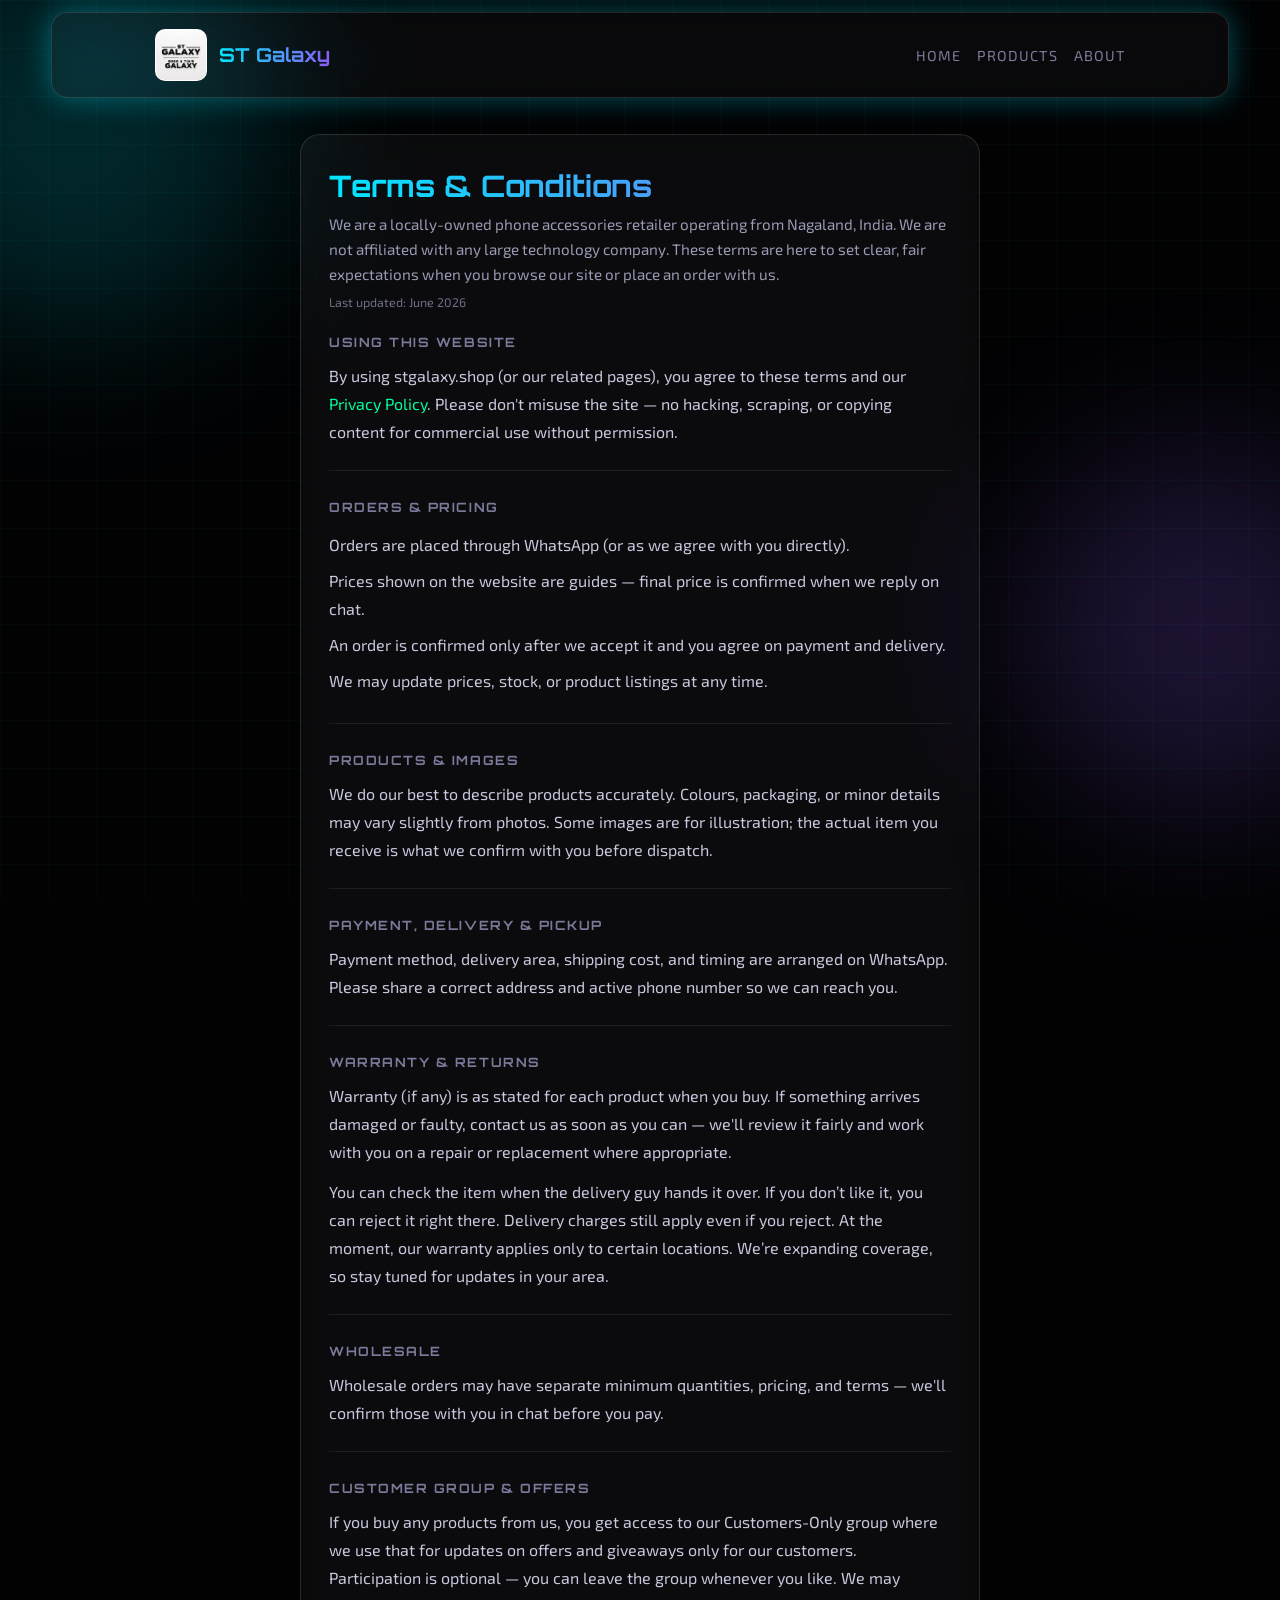
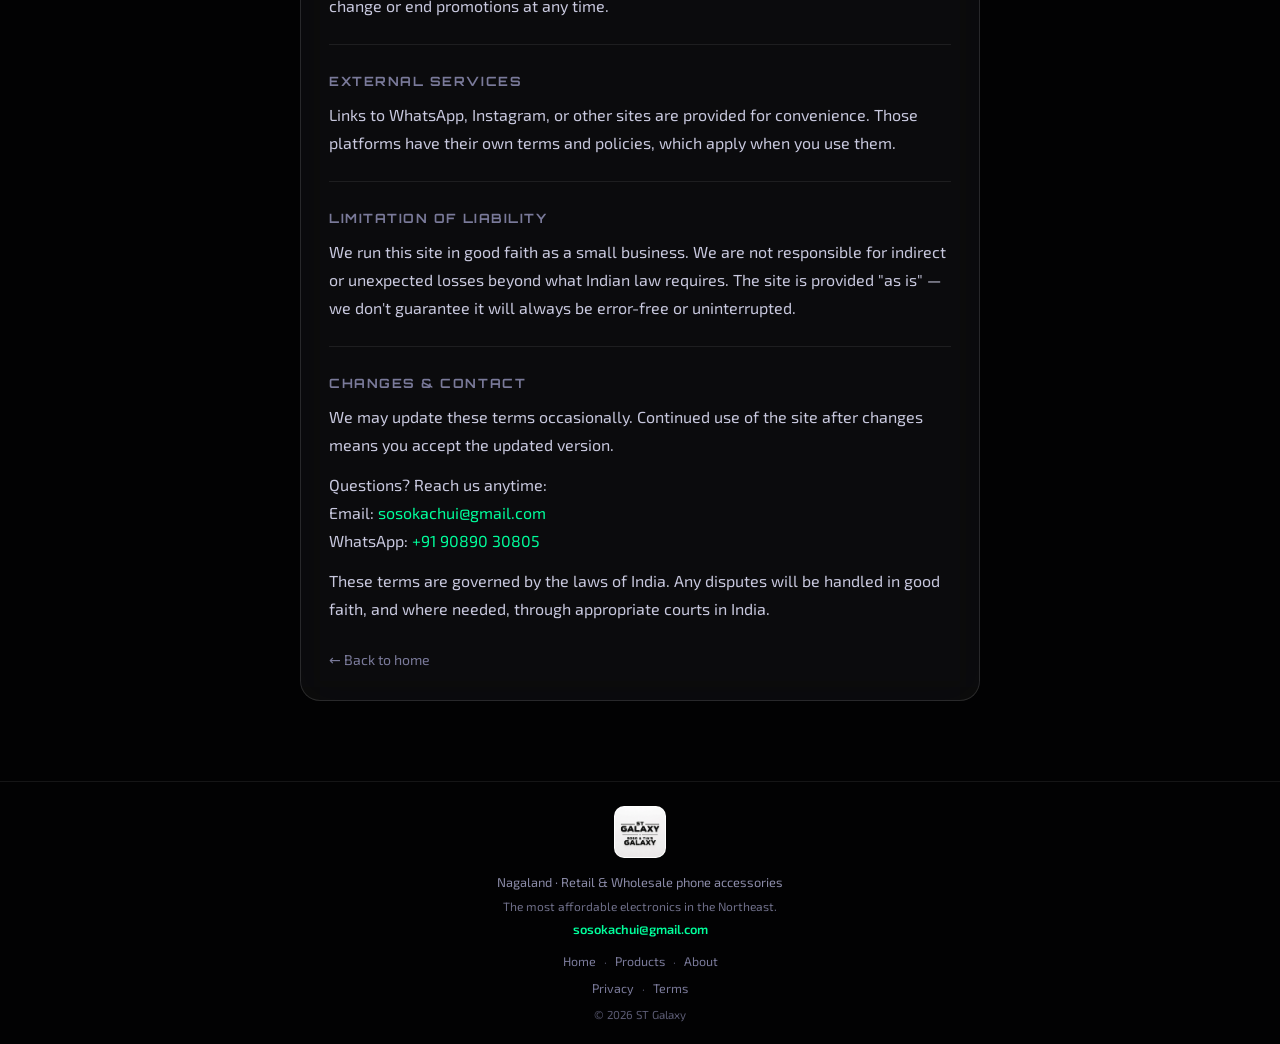
<file: terms.html>
<!DOCTYPE html>
<html lang="en">
<head>
  <meta charset="UTF-8"/>
  <meta name="viewport" content="width=device-width, initial-scale=1.0, viewport-fit=cover"/>
  <title>Terms &amp; Conditions — ST Galaxy</title>
  <link rel="preconnect" href="https://fonts.googleapis.com"/>
  <link rel="preconnect" href="https://fonts.gstatic.com" crossorigin/>
  <link href="https://fonts.googleapis.com/css2?family=Exo+2:wght@400;600&family=Orbitron:wght@500;700&display=swap" rel="stylesheet"/>
  <link rel="stylesheet" href="css/site.css"/>
  <style>
    :root{
      --bg:#020203;
      --glass-border:rgba(255,255,255,0.12);
      --text:#eef0ff;
      --text-muted:#7a7a9a;
      --cyan:#00e8ff;
      --violet:#8b5cf6;
      --glass-blur:blur(22px) saturate(200%);
      --glow-cyan:0 0 30px rgba(0,232,255,0.35);
    }
    *{ margin:0; padding:0; box-sizing:border-box; }
    body{ font-family:'Exo 2', system-ui, sans-serif; background:var(--bg); color:var(--text); min-height:100vh; }
    .bg-orbs{ position:fixed; inset:0; z-index:0; pointer-events:none; }
    .bg-orbs span{ position:absolute; border-radius:50%; filter:blur(80px); }
    .bg-orbs span:nth-child(1){ width:400px; height:400px; background:rgba(0,232,255,0.16); top:-8%; left:-10%; }
    .bg-orbs span:nth-child(2){ width:360px; height:360px; background:rgba(139,92,246,0.2); bottom:10%; right:-8%; }
    .bg-grid{
      position:fixed; inset:0; z-index:0; pointer-events:none;
      background-image:
        linear-gradient(rgba(0,232,255,0.03) 1px, transparent 1px),
        linear-gradient(90deg, rgba(0,232,255,0.03) 1px, transparent 1px);
      background-size:48px 48px;
    }
    body > *:not(.bg-orbs):not(.bg-grid):not(.mobile-tabbar):not(#mobile-tabbar):not(.legal-notice){ position:relative; z-index:1; }
    body > nav:first-of-type{
      display:flex; justify-content:space-between; align-items:center;
      padding:16px 8%; margin:12px 4% 0; border-radius:16px;
      background:rgba(255,255,255,0.03); backdrop-filter:var(--glass-blur);
      border:1px solid var(--glass-border); box-shadow:var(--glow-cyan);
    }
    body > nav:first-of-type h1{
      font-family:'Orbitron', sans-serif; font-size:1.2rem;
      background:linear-gradient(90deg, var(--cyan), var(--violet));
      -webkit-background-clip:text; background-clip:text; color:transparent;
    }
    .nav-links{ display:flex; gap:16px; }
    body > nav:first-of-type a{ color:var(--text-muted); text-decoration:none; text-transform:uppercase; letter-spacing:0.08em; font-size:0.9rem; }
    body > nav:first-of-type a:hover{ color:var(--cyan); }
    .container{ max-width:720px; margin:0 auto; padding:36px 20px 40px; }
    .about-panel{
      padding:32px 28px; border-radius:20px;
      background:rgba(255,255,255,0.04); backdrop-filter:var(--glass-blur);
      border:1px solid var(--glass-border);
    }
    .about-panel h2{
      font-family:'Orbitron', sans-serif; font-size:clamp(1.4rem, 4vw, 1.85rem); margin-bottom:8px;
      background:linear-gradient(90deg, var(--cyan), var(--violet));
      -webkit-background-clip:text; background-clip:text; color:transparent;
    }
    .about-section{ margin-bottom:28px; padding-bottom:24px; border-bottom:1px solid rgba(255,255,255,0.08); }
    .about-section:last-of-type{ border-bottom:none; margin-bottom:0; padding-bottom:0; }
    .about-section h3{
      font-family:'Orbitron', sans-serif; font-size:0.8rem; letter-spacing:0.12em;
      text-transform:uppercase; color:var(--text-muted); margin-bottom:12px;
    }
    .about-section p, .about-section li{ font-size:1rem; line-height:1.75; color:#c8c8de; }
    .about-section ul{ list-style:none; }
    .about-section li{ padding:4px 0; }
  </style>
</head>
<body>

  <div class="bg-orbs" aria-hidden="true"><span></span><span></span></div>
  <div class="bg-grid" aria-hidden="true"></div>

  <nav>
    <a href="index.html" class="brand">
      <div class="img-slot logo-slot">
        <picture>
          <source srcset="images/staticunchange/logo.webp" type="image/webp"/>
          <img src="images/staticunchange/logo.jpeg" alt="ST Galaxy logo" loading="eager" onload="this.closest('.img-slot').classList.add('has-image')" onerror="this.style.display='none'"/>
        </picture>
        <span class="slot-hint">Logo</span>
      </div>
      <h1>ST Galaxy</h1>
    </a>
    <div class="nav-links">
      <a href="index.html">Home</a>
      <a href="products.html">Products</a>
      <a href="about.html">About</a>
    </div>
  </nav>

  <main class="container">
    <article class="about-panel">
      <h2>Terms &amp; Conditions</h2>
      <p class="legal-intro">
        We are a locally-owned phone accessories retailer operating from Nagaland, India.
        We are not affiliated with any large technology company.
        These terms are here to set clear, fair expectations when you browse our site or place an order with us.
      </p>
      <p class="legal-updated">Last updated: June 2026</p>

      <section class="about-section legal-section">
        <h3>Using this website</h3>
        <p>
          By using stgalaxy.shop (or our related pages), you agree to these terms and our
          <a href="privacy.html">Privacy Policy</a>.
          Please don't misuse the site — no hacking, scraping, or copying content for commercial use without permission.
        </p>
      </section>

      <section class="about-section legal-section">
        <h3>Orders &amp; pricing</h3>
        <ul>
          <li>Orders are placed through WhatsApp (or as we agree with you directly).</li>
          <li>Prices shown on the website are guides — final price is confirmed when we reply on chat.</li>
          <li>An order is confirmed only after we accept it and you agree on payment and delivery.</li>
          <li>We may update prices, stock, or product listings at any time.</li>
        </ul>
      </section>

      <section class="about-section legal-section">
        <h3>Products &amp; images</h3>
        <p>
          We do our best to describe products accurately. Colours, packaging, or minor details
          may vary slightly from photos. Some images are for illustration; the actual item
          you receive is what we confirm with you before dispatch.
        </p>
      </section>

      <section class="about-section legal-section">
        <h3>Payment, delivery &amp; pickup</h3>
        <p>
          Payment method, delivery area, shipping cost, and timing are arranged on WhatsApp.
          Please share a correct address and active phone number so we can reach you.
        </p>
      </section>

      <section class="about-section legal-section">
        <h3>Warranty &amp; returns</h3>
        <p>
          Warranty (if any) is as stated for each product when you buy.
          If something arrives damaged or faulty, contact us as soon as you can —
          we'll review it fairly and work with you on a repair or replacement where appropriate.
        </p>
        <p style="margin-top:12px">
          You can check the item when the delivery guy hands it over.
          If you don’t like it, you can reject it right there.
          Delivery charges still apply even if you reject.
          At the moment, our warranty applies only to certain locations. 
          We’re expanding coverage, so stay tuned for updates in your area.
        </p>
      </section>

      <section class="about-section legal-section">
        <h3>Wholesale</h3>
        <p>
          Wholesale orders may have separate minimum quantities, pricing, and terms —
          we'll confirm those with you in chat before you pay.
        </p>
      </section>

      <section class="about-section legal-section">
        <h3>Customer group &amp; offers</h3>
        <p>
          If you buy any products from us, you get access to our Customers-Only group where we use that
          for updates on offers and giveaways only for our customers.
          Participation is optional — you can leave the group whenever you like.
          We may change or end promotions at any time.
        </p>
      </section>

      <section class="about-section legal-section">
        <h3>External services</h3>
        <p>
          Links to WhatsApp, Instagram, or other sites are provided for convenience.
          Those platforms have their own terms and policies, which apply when you use them.
        </p>
      </section>

      <section class="about-section legal-section">
        <h3>Limitation of liability</h3>
        <p>
          We run this site in good faith as a small business. We are not responsible for
          indirect or unexpected losses beyond what Indian law requires.
          The site is provided "as is" — we don't guarantee it will always be error-free or uninterrupted.
        </p>
      </section>

      <section class="about-section legal-section">
        <h3>Changes &amp; contact</h3>
        <p>
          We may update these terms occasionally. Continued use of the site after changes
          means you accept the updated version.
        </p>
        <p style="margin-top:12px">
          Questions? Reach us anytime:<br/>
          Email: <a href="mailto:sosokachui@gmail.com">sosokachui@gmail.com</a><br/>
          WhatsApp: <a href="https://wa.me/919089030805" target="_blank" rel="noopener noreferrer">+91 90890 30805</a>
        </p>
        <p style="margin-top:12px">
          These terms are governed by the laws of India. Any disputes will be handled in good faith,
          and where needed, through appropriate courts in India.
        </p>
      </section>

      <a href="index.html" class="legal-back">← Back to home</a>
    </article>
  </main>

  <footer id="site-footer"></footer>
  <nav id="mobile-tabbar" class="mobile-tabbar" aria-label="Mobile navigation"></nav>
  <script src="js/site.js"></script>
</body>
</html>
</file>
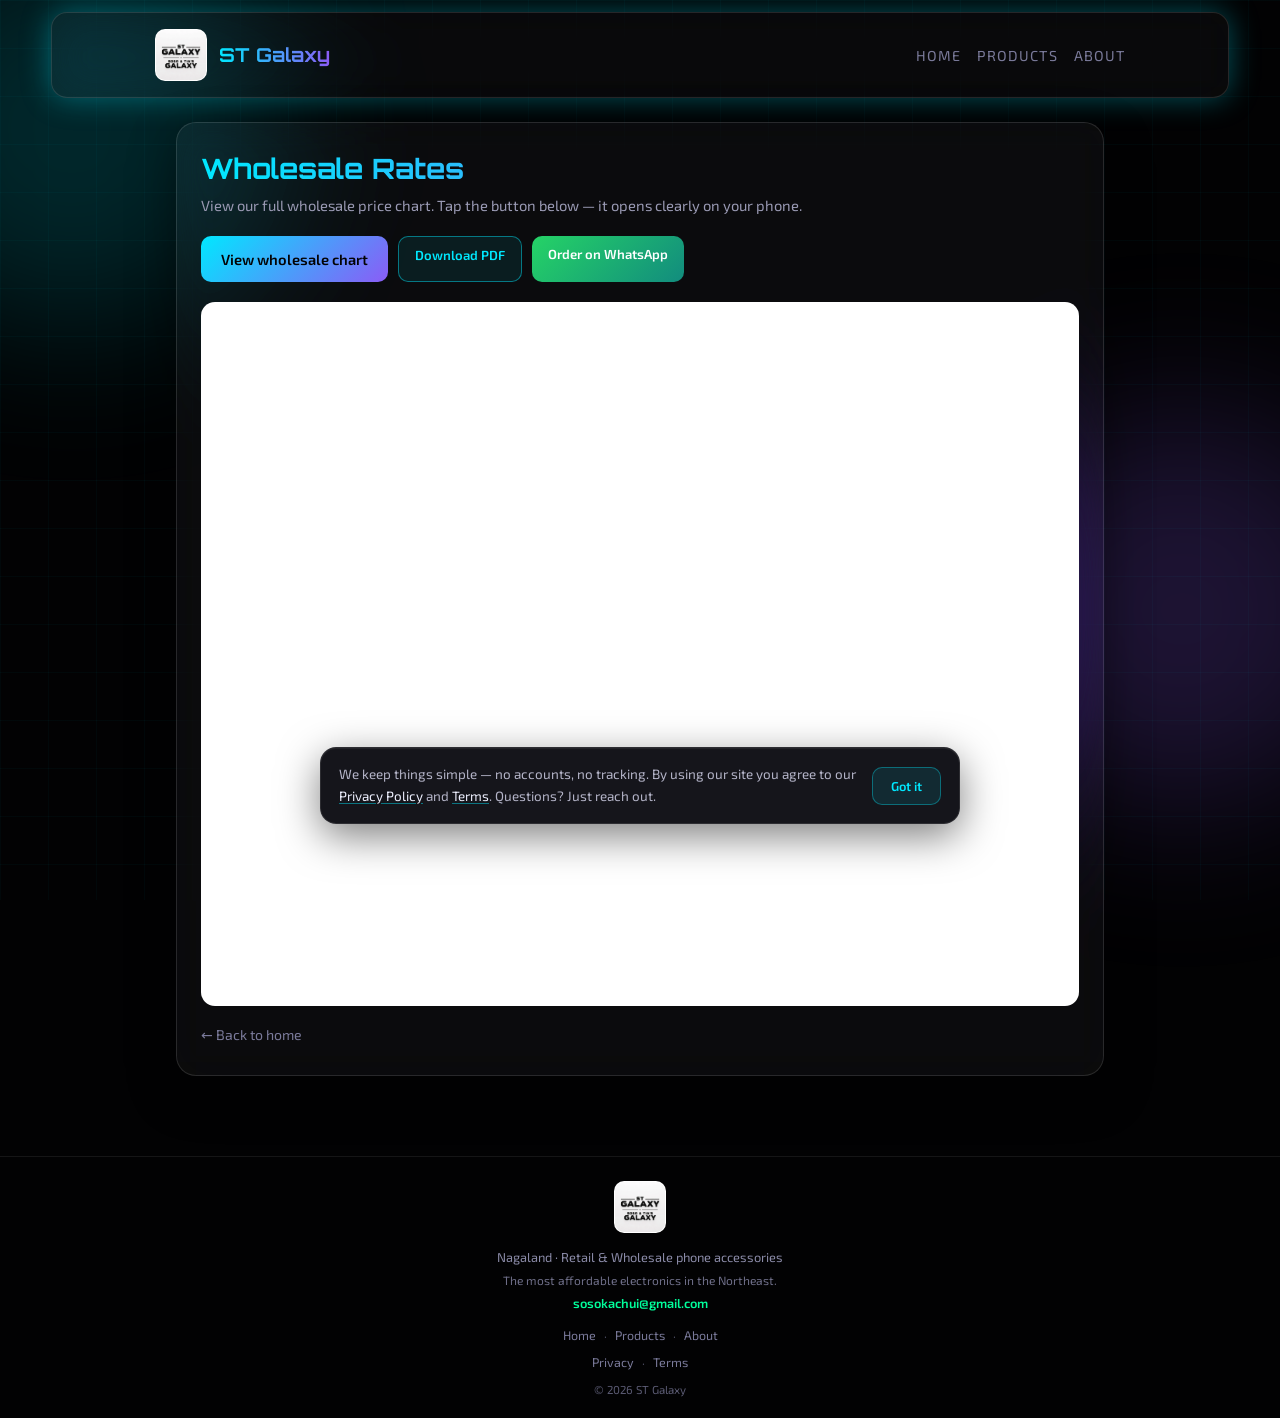
<file: wholesale.html>
<!DOCTYPE html>
<html lang="en">
<head>
  <meta charset="UTF-8"/>
  <meta name="viewport" content="width=device-width, initial-scale=1.0, viewport-fit=cover"/>
  <title>Wholesale Rates — ST Galaxy</title>
  <link rel="preconnect" href="https://fonts.googleapis.com"/>
  <link rel="preconnect" href="https://fonts.gstatic.com" crossorigin/>
  <link href="https://fonts.googleapis.com/css2?family=Exo+2:wght@400;600&family=Orbitron:wght@500;700&display=swap" rel="stylesheet"/>
  <link rel="stylesheet" href="css/site.css"/>
  <style>
    :root{
      --bg:#020203;
      --glass-border:rgba(255,255,255,0.12);
      --text:#eef0ff;
      --text-muted:#7a7a9a;
      --cyan:#00e8ff;
      --violet:#8b5cf6;
      --glass-blur:blur(22px) saturate(200%);
      --glow-cyan:0 0 30px rgba(0,232,255,0.35);
    }
    *{ margin:0; padding:0; box-sizing:border-box; }
    body{ font-family:'Exo 2', system-ui, sans-serif; background:var(--bg); color:var(--text); min-height:100vh; }
    .bg-orbs{ position:fixed; inset:0; z-index:0; pointer-events:none; }
    .bg-orbs span{ position:absolute; border-radius:50%; filter:blur(80px); }
    .bg-orbs span:nth-child(1){ width:400px; height:400px; background:rgba(0,232,255,0.16); top:-8%; left:-10%; }
    .bg-orbs span:nth-child(2){ width:400px; height:400px; background:rgba(139,92,246,0.2); bottom:10%; right:-8%; }
    .bg-grid{
      position:fixed; inset:0; z-index:0; pointer-events:none;
      background-image:
        linear-gradient(rgba(0,232,255,0.03) 1px, transparent 1px),
        linear-gradient(90deg, rgba(0,232,255,0.03) 1px, transparent 1px);
      background-size:48px 48px;
    }
    body > *:not(.bg-orbs):not(.bg-grid):not(.mobile-tabbar):not(#mobile-tabbar):not(.legal-notice){ position:relative; z-index:1; }
    body > nav:first-of-type{
      display:flex; justify-content:space-between; align-items:center;
      padding:16px 8%; margin:12px 4% 0; border-radius:16px;
      background:rgba(255,255,255,0.03); backdrop-filter:var(--glass-blur);
      border:1px solid var(--glass-border); box-shadow:var(--glow-cyan);
    }
    body > nav:first-of-type h1{
      font-family:'Orbitron', sans-serif; font-size:1.2rem;
      background:linear-gradient(90deg, var(--cyan), var(--violet));
      -webkit-background-clip:text; background-clip:text; color:transparent;
    }
    .nav-links{ display:flex; gap:16px; }
    body > nav:first-of-type a{ color:var(--text-muted); text-decoration:none; text-transform:uppercase; letter-spacing:0.08em; font-size:0.9rem; }
    body > nav:first-of-type a:hover{ color:var(--cyan); }
  </style>
</head>
<body>

  <div class="bg-orbs" aria-hidden="true"><span></span><span></span></div>
  <div class="bg-grid" aria-hidden="true"></div>

  <nav>
    <a href="index.html" class="brand">
      <div class="img-slot logo-slot">
        <picture>
          <source srcset="images/staticunchange/logo.webp" type="image/webp"/>
          <img src="images/staticunchange/logo.jpeg" alt="ST Galaxy logo" loading="eager" onload="this.closest('.img-slot').classList.add('has-image')" onerror="this.style.display='none'"/>
        </picture>
        <span class="slot-hint">Logo</span>
      </div>
      <h1>ST Galaxy</h1>
    </a>
    <div class="nav-links">
      <a href="index.html">Home</a>
      <a href="products.html">Products</a>
      <a href="about.html">About</a>
    </div>
  </nav>

  <main class="pdf-page">
    <div class="pdf-panel wholesale-panel">
      <h1 class="pdf-title">Wholesale Rates</h1>
      <p class="pdf-intro">View our full wholesale price chart. Tap the button below — it opens clearly on your phone.</p>

      <a href="images/pdf/wholesale-chart.pdf" class="wholesale-preview-link" target="_blank" rel="noopener noreferrer">
        <picture>
          <source srcset="images/staticunchange/wholesale.webp" type="image/webp"/>
          <img src="images/staticunchange/wholesale.png" alt="Wholesale bulk phone accessories" loading="lazy"/>
        </picture>
        <span class="wholesale-preview-label">Tap to open price chart</span>
      </a>

      <div class="pdf-actions">
        <a href="images/pdf/wholesale-chart.pdf" class="pdf-btn pdf-btn-primary pdf-btn-lg" target="_blank" rel="noopener noreferrer">View wholesale chart</a>
        <a href="images/pdf/wholesale-chart.pdf" class="pdf-btn pdf-btn-outline" download>Download PDF</a>
        <a href="https://wa.me/919089030805" class="pdf-btn pdf-btn-wa" target="_blank" rel="noopener noreferrer">Order on WhatsApp</a>
      </div>

      <div class="pdf-embed-desktop">
        <iframe
          src="images/pdf/wholesale-chart.pdf"
          title="ST Galaxy wholesale price chart"
          class="pdf-frame"
        ></iframe>
      </div>

      <a href="index.html" class="legal-back">← Back to home</a>
    </div>
  </main>

  <footer id="site-footer"></footer>
  <nav id="mobile-tabbar" class="mobile-tabbar" aria-label="Mobile navigation"></nav>
  <script src="js/site.js"></script>
</body>
</html>
</file>
<file: css/site.css>
/* ST Galaxy — shared mobile layout + simple footer */

:root {
  --tabbar-h: 56px;
  --mobile-header-h: 52px;
}

/* Shared nav brand + logo (all pages) */
body > nav:first-of-type .brand {
  display: flex;
  align-items: center;
  gap: 12px;
  text-decoration: none;
  color: inherit;
}

body > nav:first-of-type .brand h1 {
  font-family: "Orbitron", sans-serif;
  font-size: 1.2rem;
  background: linear-gradient(90deg, #00e8ff, #8b5cf6);
  -webkit-background-clip: text;
  background-clip: text;
  color: transparent;
  margin: 0;
}

body > nav:first-of-type a.brand {
  text-transform: none;
  letter-spacing: normal;
}

body > nav:first-of-type .nav-links a.active {
  color: #00e8ff;
  text-shadow: 0 0 12px rgba(0, 232, 255, 0.45);
}

.logo-slot {
  width: 52px;
  height: 52px;
  min-height: 52px;
  min-width: 52px;
  border-radius: 10px;
  flex-shrink: 0;
  overflow: hidden;
  background: #fff;
  border: 1px solid rgba(255, 255, 255, 0.12);
  display: flex;
  align-items: center;
  justify-content: center;
}

.logo-slot picture {
  display: block;
  width: 100%;
  height: 100%;
}

.logo-slot img {
  width: 100%;
  height: 100%;
  object-fit: cover;
  object-position: center;
  transform: scale(1.28);
  display: block;
}

.logo-slot .slot-hint {
  font-size: 0.65rem;
}

.logo-slot.has-image .slot-hint {
  display: none;
}

.sponsor .img-slot picture {
  display: block;
  width: 100%;
}

.sponsor .img-slot.has-image img {
  object-fit: cover;
  object-position: center center;
}

/* Patkai sponsorship — capped width, rounded frame, centered */
.sponsor {
  max-width: 880px;
  width: 100%;
  padding: 32px 20px 24px;
  margin: 0 auto;
  display: flex;
  flex-direction: column;
  align-items: center;
  text-align: center;
}

.sponsor .img-slot {
  width: 100%;
  max-width: 720px;
  min-height: unset;
  margin: 0 auto 16px;
  padding: 0;
  border: 1px solid rgba(255, 255, 255, 0.12);
  border-radius: 16px;
  background: rgba(0, 0, 0, 0.25);
  backdrop-filter: none;
  -webkit-backdrop-filter: none;
  display: block;
  overflow: hidden;
  box-shadow: 0 8px 32px rgba(0, 0, 0, 0.35);
}

.sponsor .img-slot img {
  position: static !important;
  inset: auto !important;
  width: 100% !important;
  height: auto !important;
  max-height: 400px !important;
  object-fit: cover !important;
  object-position: center center;
  display: block;
  margin: 0 auto;
}

.sponsor-caption {
  max-width: 720px;
  margin-left: auto;
  margin-right: auto;
  padding-left: 16px;
  padding-right: 16px;
}

@media (max-width: 768px) {
  .sponsor {
    padding: 24px 14px 18px;
  }

  .sponsor .img-slot {
    margin: 0 auto 12px;
    border-radius: 14px;
  }

  .sponsor .img-slot img {
    max-height: 260px !important;
  }
}

@media (min-width: 769px) and (max-width: 1024px) {
  .sponsor {
    padding: 28px 20px 22px;
    max-width: 92%;
  }

  .sponsor .img-slot img {
    max-height: 340px !important;
  }
}

footer.site-footer,
.site-footer {
  text-align: center;
  padding: 24px 16px 20px;
  margin: 40px 0 0;
  border-top: 1px solid rgba(255, 255, 255, 0.08);
  border-radius: 0;
  background: transparent;
  backdrop-filter: none;
  -webkit-backdrop-filter: none;
  box-shadow: none;
  color: #7a7a9a;
  font-size: 0.85rem;
  line-height: 1.55;
}

.footer-brand {
  margin-bottom: 10px;
}

.footer-brand-link {
  display: inline-block;
  width: 52px;
  height: 52px;
  border-radius: 10px;
  overflow: hidden;
  background: #fff;
  border: 1px solid rgba(255, 255, 255, 0.12);
  text-decoration: none;
  line-height: 0;
}

.footer-brand-link picture {
  display: block;
  width: 100%;
  height: 100%;
}

.footer-logo {
  display: block;
  width: 100%;
  height: 100%;
  object-fit: cover;
  object-position: center;
  transform: scale(1.28);
}

.footer-line {
  margin-bottom: 4px;
  color: #8b8ba8;
  font-size: 0.8rem;
}

.footer-tagline {
  color: #6e6e88;
  font-size: 0.75rem;
}

.footer-email {
  color: #00ff9c;
  text-decoration: none;
  font-weight: 600;
}

.footer-email:hover {
  text-decoration: underline;
}

.footer-nav {
  margin: 12px 0 8px;
  font-size: 0.78rem;
}

.footer-nav a {
  color: #7a7a9a;
  text-decoration: none;
}

.footer-nav a:hover {
  color: #00e8ff;
}

.footer-nav span {
  margin: 0 8px;
  color: #4a4a5e;
}

.footer-copy {
  font-size: 0.72rem;
  color: #5a5a72;
  margin: 0;
}

.footer-legal {
  margin-top: 4px;
}

/* Legal pages + gentle notice banner */
.legal-intro {
  color: #9a9ab4;
  font-size: 0.95rem;
  line-height: 1.65;
  margin-bottom: 8px;
}

.legal-updated {
  font-size: 0.78rem;
  color: #6e6e88;
  margin-bottom: 24px;
}

.legal-section a,
.about-section a {
  color: #00ff9c;
  text-decoration: none;
}

.legal-section a:hover,
.about-section a:hover {
  text-decoration: underline;
}

.legal-back {
  display: inline-block;
  margin-top: 28px;
  color: #7a7a9a;
  font-size: 0.88rem;
  text-decoration: none;
}

.legal-back:hover {
  color: #00e8ff;
}

/* Wholesale PDF viewer page */
.pdf-page {
  max-width: 960px;
  margin: 0 auto;
  padding: 24px 16px 40px;
}

.pdf-panel {
  padding: 28px 24px 32px;
  border-radius: 20px;
  background: rgba(255, 255, 255, 0.04);
  backdrop-filter: blur(22px) saturate(200%);
  -webkit-backdrop-filter: blur(22px) saturate(200%);
  border: 1px solid rgba(255, 255, 255, 0.12);
  box-shadow: 0 16px 48px rgba(0, 0, 0, 0.4);
}

.pdf-title {
  font-family: "Orbitron", sans-serif;
  font-size: clamp(1.35rem, 4vw, 1.75rem);
  margin-bottom: 8px;
  background: linear-gradient(90deg, #00e8ff, #8b5cf6);
  -webkit-background-clip: text;
  background-clip: text;
  color: transparent;
}

.pdf-intro {
  color: #9a9ab4;
  font-size: 0.92rem;
  line-height: 1.6;
  margin-bottom: 18px;
}

.pdf-actions {
  display: flex;
  flex-wrap: wrap;
  gap: 10px;
  margin-bottom: 18px;
}

.pdf-btn {
  display: inline-block;
  padding: 10px 16px;
  border-radius: 10px;
  font-size: 0.82rem;
  font-weight: 600;
  text-decoration: none;
  transition: opacity 0.15s ease, transform 0.15s ease;
}

.pdf-btn:hover {
  opacity: 0.92;
  transform: translateY(-1px);
}

.pdf-btn-primary {
  background: linear-gradient(135deg, #00e8ff, #8b5cf6);
  color: #030304;
}

.pdf-btn-outline {
  border: 1px solid rgba(0, 232, 255, 0.45);
  color: #00e8ff;
  background: rgba(0, 232, 255, 0.08);
}

.pdf-btn-wa {
  background: linear-gradient(135deg, #25d366, #128c7e);
  color: #fff;
}

.pdf-btn-lg {
  width: 100%;
  text-align: center;
  padding: 14px 20px;
  font-size: 0.92rem;
}

.wholesale-preview-link {
  display: block;
  position: relative;
  border-radius: 16px;
  overflow: hidden;
  margin-bottom: 20px;
  border: 1px solid rgba(255, 255, 255, 0.12);
  text-decoration: none;
  line-height: 0;
}

.wholesale-preview-link picture {
  display: block;
  width: 100%;
}

.wholesale-preview-link img {
  display: block;
  width: 100%;
  height: auto;
  max-height: 220px;
  object-fit: cover;
  object-position: center;
}

.wholesale-preview-label {
  display: block;
  line-height: 1.4;
  padding: 14px 16px;
  text-align: center;
  font-size: 0.88rem;
  font-weight: 600;
  color: #00e8ff;
  background: rgba(0, 0, 0, 0.55);
  backdrop-filter: blur(8px);
  -webkit-backdrop-filter: blur(8px);
}

.pdf-embed-desktop {
  display: none;
  margin-top: 20px;
  border-radius: 14px;
  overflow: hidden;
  border: 1px solid rgba(255, 255, 255, 0.1);
  background: #fff;
}

.pdf-frame {
  display: block;
  width: 100%;
  height: min(78vh, 820px);
  min-height: 480px;
  border: none;
  background: #fff;
}

@media (min-width: 769px) {
  .pdf-embed-desktop {
    display: block;
  }

  .wholesale-preview-link {
    display: none;
  }

  .pdf-btn-lg {
    width: auto;
  }
}

.pdf-panel .legal-back {
  margin-top: 20px;
}

.legal-notice {
  position: fixed;
  bottom: calc(20px + env(safe-area-inset-bottom, 0px));
  left: 50%;
  transform: translateX(-50%);
  z-index: 900;
  width: calc(100% - 32px);
  max-width: 640px;
  padding: 0;
  border-radius: 16px;
  background: rgba(12, 12, 18, 0.96);
  backdrop-filter: blur(20px);
  -webkit-backdrop-filter: blur(20px);
  border: 1px solid rgba(255, 255, 255, 0.1);
  box-shadow:
    0 12px 40px rgba(0, 0, 0, 0.5),
    inset 0 1px 0 rgba(255, 255, 255, 0.06);
  overflow: hidden;
}

.legal-notice-inner {
  display: flex;
  align-items: center;
  justify-content: space-between;
  gap: 16px;
  padding: 16px 18px;
}

.legal-notice-text {
  flex: 1;
  min-width: 0;
  margin: 0;
  font-size: 0.84rem;
  line-height: 1.6;
  color: #b4b4c8;
  text-align: left;
}

.legal-notice a {
  color: #eef0ff;
  text-decoration: underline;
  text-underline-offset: 2px;
  text-decoration-color: rgba(0, 232, 255, 0.45);
}

.legal-notice a:hover {
  color: #00e8ff;
  text-decoration-color: #00e8ff;
}

.legal-notice-btn {
  flex-shrink: 0;
  padding: 10px 18px;
  border: 1px solid rgba(0, 232, 255, 0.35);
  border-radius: 10px;
  background: rgba(0, 232, 255, 0.1);
  color: #00e8ff;
  font-size: 0.8rem;
  font-weight: 600;
  cursor: pointer;
  font-family: inherit;
  white-space: nowrap;
  transition: background 0.15s ease, border-color 0.15s ease;
}

.legal-notice-btn:hover {
  background: rgba(0, 232, 255, 0.18);
  border-color: rgba(0, 232, 255, 0.55);
}

body.has-mobile-chrome.has-legal-notice .legal-notice {
  bottom: calc(76px + env(safe-area-inset-bottom, 0px));
}

@media (max-width: 600px) {
  .legal-notice-inner {
    flex-direction: column;
    align-items: stretch;
    gap: 14px;
    padding: 16px;
  }

  .legal-notice-text {
    font-size: 0.8rem;
    line-height: 1.55;
    text-align: center;
  }

  .legal-notice-btn {
    width: 100%;
    padding: 12px 18px;
  }
}

/* WebP <picture> — img inside must fill card/gallery like before */
.product-image-wrap picture,
.gallery-main picture,
.gallery-thumb picture {
  display: block;
  width: 100%;
  height: 100%;
}

.product-card-link picture {
  display: block;
  width: 100%;
}

.product-card-link picture img.product-photo {
  width: 100%;
  height: 250px;
  object-fit: cover;
  display: block;
}

.gallery-main picture img {
  width: 100%;
  max-height: 420px;
  object-fit: contain;
  display: block;
  margin: 0 auto;
}

.gallery-thumb picture,
.gallery-thumb picture img {
  width: 100%;
  height: 100%;
  object-fit: cover;
  display: block;
}

.page-back {
  display: inline-flex;
  align-items: center;
  gap: 10px;
  text-decoration: none;
  color: #c8c8de;
  font-size: 0.88rem;
  font-weight: 600;
  letter-spacing: 0.02em;
  padding: 2px 0;
  transition: color 0.2s ease;
}

.page-back:hover {
  color: #00e8ff;
}

.page-back-icon {
  display: flex;
  align-items: center;
  justify-content: center;
  width: 34px;
  height: 34px;
  border-radius: 10px;
  background: rgba(255, 255, 255, 0.05);
  border: 1px solid rgba(255, 255, 255, 0.1);
  color: #00e8ff;
  flex-shrink: 0;
  transition: background 0.2s ease, border-color 0.2s ease, box-shadow 0.2s ease;
}

.page-back-icon svg {
  width: 16px;
  height: 16px;
  display: block;
}

.page-back:hover .page-back-icon {
  background: rgba(0, 232, 255, 0.1);
  border-color: rgba(0, 232, 255, 0.35);
  box-shadow: 0 0 16px rgba(0, 232, 255, 0.15);
}

.page-back-text {
  line-height: 1.2;
}

#mobile-tabbar.mobile-tabbar {
  display: none;
}

@media (max-width: 768px) {
  html {
    -webkit-text-size-adjust: 100%;
  }

  body {
    padding-bottom: calc(var(--tabbar-h) + env(safe-area-inset-bottom, 0px) + 16px);
  }

  body.has-mobile-chrome {
    padding-bottom: calc(var(--tabbar-h) + env(safe-area-inset-bottom, 0px) + 16px);
  }

  body.has-mobile-chrome > nav:first-of-type {
    position: sticky;
    top: 0;
    z-index: 50;
    flex-direction: row !important;
    flex-wrap: nowrap !important;
    align-items: center !important;
    justify-content: center !important;
    margin: 0 !important;
    padding: 12px 16px !important;
    width: 100% !important;
    max-width: 100% !important;
    border-radius: 0 !important;
    border-left: none;
    border-right: none;
    border-top: none;
    min-height: var(--mobile-header-h);
  }

  body.has-mobile-chrome .nav-links {
    display: none !important;
  }

  body.has-mobile-chrome > nav:first-of-type .brand {
    justify-content: center !important;
    width: 100%;
  }

  body.has-mobile-chrome > nav:first-of-type h1,
  body.has-mobile-chrome > nav:first-of-type .brand h1 {
    font-size: 0.95rem !important;
    text-align: center;
  }

  body.has-mobile-chrome .logo-slot {
    width: 44px;
    height: 44px;
    min-width: 44px;
    min-height: 44px;
  }

  #mobile-tabbar.mobile-tabbar {
    display: flex !important;
    flex-direction: row !important;
    flex-wrap: nowrap !important;
    align-items: stretch !important;
    justify-content: space-around !important;
    position: fixed !important;
    top: auto !important;
    bottom: 0 !important;
    left: 0 !important;
    right: 0 !important;
    inset: auto 0 0 0 !important;
    width: 100% !important;
    max-width: 100% !important;
    margin: 0 !important;
    padding: 0 !important;
    padding-bottom: env(safe-area-inset-bottom, 0px) !important;
    min-height: var(--tabbar-h);
    height: auto !important;
    border-radius: 0 !important;
    border: none !important;
    border-top: 1px solid rgba(255, 255, 255, 0.12) !important;
    box-shadow: 0 -4px 24px rgba(0, 0, 0, 0.55) !important;
    background: rgba(6, 6, 12, 0.98) !important;
    backdrop-filter: blur(20px) !important;
    -webkit-backdrop-filter: blur(20px) !important;
    z-index: 10000 !important;
    gap: 0 !important;
    transform: translateZ(0);
    -webkit-transform: translateZ(0);
    pointer-events: auto;
  }

  #mobile-tabbar .tab-item {
    flex: 1;
    display: flex;
    flex-direction: column;
    align-items: center;
    justify-content: center;
    gap: 4px;
    text-decoration: none;
    color: #6e6e88;
    font-size: 0.58rem;
    font-weight: 600;
    letter-spacing: 0.06em;
    text-transform: uppercase;
    padding: 7px 4px 6px;
    margin: 0 !important;
    text-shadow: none !important;
    min-width: 0;
    position: relative;
    transition: color 0.2s ease;
    -webkit-tap-highlight-color: transparent;
  }

  #mobile-tabbar .tab-icon {
    display: flex;
    align-items: center;
    justify-content: center;
    width: 24px;
    height: 24px;
    line-height: 1;
  }

  #mobile-tabbar .tab-icon .tab-svg {
    width: 22px;
    height: 22px;
    display: block;
  }

  #mobile-tabbar .tab-item.active {
    color: #00e8ff;
  }

  #mobile-tabbar .tab-item.active::before {
    content: "";
    position: absolute;
    top: 0;
    left: 22%;
    right: 22%;
    height: 2px;
    border-radius: 0 0 2px 2px;
    background: linear-gradient(90deg, #00e8ff, #8b5cf6);
    box-shadow: 0 0 10px rgba(0, 232, 255, 0.45);
  }

  #mobile-tabbar .tab-item.active .tab-icon {
    filter: drop-shadow(0 0 5px rgba(0, 232, 255, 0.35));
  }

  #mobile-tabbar .tab-item.tab-order {
    color: #25d366;
  }

  #mobile-tabbar .tab-item.tab-order .tab-icon {
    filter: drop-shadow(0 0 4px rgba(37, 211, 102, 0.25));
  }

  #mobile-tabbar .tab-item:active {
    opacity: 0.7;
  }

  .container {
    padding: 12px 10px 20px !important;
  }

  .title {
    padding: 16px 14px !important;
    margin-bottom: 12px !important;
    border-radius: 14px !important;
  }

  .title h2 {
    font-size: 1.15rem !important;
    margin-bottom: 6px !important;
  }

  .title .subtitle {
    font-size: 0.68rem !important;
    margin-bottom: 8px !important;
  }

  .title p {
    font-size: 0.75rem !important;
  }

  .category-heading {
    display: none;
  }

  .category-tabs {
    display: flex;
    flex-wrap: nowrap;
    overflow-x: auto;
    justify-content: flex-start;
    gap: 8px;
    margin: 0 -2px 14px;
    padding: 2px 2px 8px;
    -webkit-overflow-scrolling: touch;
    scrollbar-width: none;
  }

  .category-tabs::-webkit-scrollbar {
    display: none;
  }

  .category-tab {
    flex-shrink: 0;
    font-size: 0.68rem !important;
    padding: 8px 14px !important;
    white-space: nowrap;
  }

  .products {
    grid-template-columns: repeat(2, minmax(0, 1fr)) !important;
    gap: 8px !important;
  }

  .product-card {
    border-radius: 10px;
  }

  .product-card:hover {
    transform: none;
    box-shadow: none;
  }

  .product-card:active {
    transform: scale(0.98);
    opacity: 0.92;
  }

  .product-card img,
  .product-card-link .product-photo,
  .product-card-link picture img.product-photo {
    height: 130px !important;
    object-fit: cover;
  }

  .product-info {
    padding: 8px 8px 6px !important;
  }

  .product-info h3 {
    font-size: 0.72rem !important;
    line-height: 1.3 !important;
    margin-bottom: 4px !important;
    display: -webkit-box;
    -webkit-line-clamp: 2;
    -webkit-box-orient: vertical;
    overflow: hidden;
  }

  .product-desc {
    display: -webkit-box !important;
    font-size: 0.68rem !important;
    line-height: 1.35 !important;
    margin-bottom: 6px !important;
    -webkit-line-clamp: 1;
    -webkit-box-orient: vertical;
    overflow: hidden;
    text-overflow: ellipsis;
  }

  .pricing {
    margin-bottom: 0 !important;
  }

  .price-line {
    font-size: 0.72rem !important;
    margin-bottom: 2px !important;
  }

  .badge-soon,
  .badge-check {
    font-size: 0.62rem !important;
    padding: 4px 8px !important;
  }

  .photo-count {
    top: 6px;
    right: 6px;
    font-size: 0.6rem;
    padding: 2px 6px;
  }

  .card-actions {
    padding: 0 8px 8px !important;
  }

  .card-actions .buy-btn {
    font-size: 0.58rem !important;
    padding: 8px 6px !important;
    letter-spacing: 0.03em !important;
  }

  .order-section {
    margin-top: 20px;
    padding: 18px 14px;
    border-radius: 14px;
  }

  .order-section h3 {
    font-size: 0.85rem;
    margin-bottom: 14px;
  }

  .order-links {
    flex-direction: column;
    gap: 10px;
  }

  .order-links a {
    width: 100%;
    text-align: center;
    padding: 12px;
  }

  .detail-panel {
    padding: 16px 14px 22px !important;
    border-radius: 14px !important;
  }

  .detail-top {
    margin-bottom: 14px !important;
  }

  .page-back {
    width: auto;
  }

  .detail-header {
    margin-bottom: 18px !important;
    padding-bottom: 16px !important;
  }

  .detail-header h1 {
    font-size: 1.2rem !important;
  }

  .gallery-main img {
    max-height: 280px !important;
  }

  .gallery-thumb {
    width: 64px;
    height: 64px;
  }

  .detail-desc {
    padding: 16px !important;
    font-size: 0.92rem !important;
    min-height: auto !important;
  }

  .detail-actions {
    flex-direction: column;
  }

  .detail-actions .buy-btn,
  .detail-actions .instagram-btn {
    width: 100%;
    text-align: center;
    justify-content: center;
  }

  .about-panel {
    padding: 20px 16px !important;
  }

  .about-panel h2 {
    font-size: 1.25rem !important;
  }

  .about-cta {
    flex-direction: column;
  }

  .about-cta .btn {
    width: 100%;
    text-align: center;
  }

  .hero {
    padding: 12px 10px 20px !important;
  }

  .hero-glass {
    padding: 22px 16px 20px !important;
    margin-top: 0 !important;
    border-radius: 14px !important;
  }

  .hero .tagline {
    font-size: 0.62rem !important;
  }

  .hero h2,
  .hero-glass h2 {
    font-size: 1.15rem !important;
    line-height: 1.35 !important;
    margin-bottom: 18px !important;
  }

  .cta-row {
    flex-direction: column !important;
    gap: 10px !important;
  }

  .cta-card {
    width: 100% !important;
    max-width: 100% !important;
  }

  .cta-card .img-slot {
    height: 210px !important;
  }

  .cta-card .btn-label {
    font-size: 0.68rem !important;
    padding: 12px !important;
  }

  .sponsor {
    padding: 20px 12px 16px !important;
  }

  .sponsor .img-slot {
    min-height: unset !important;
    margin: 0 auto 12px !important;
    border-radius: 14px !important;
  }

  .sponsor-caption {
    padding: 14px 12px !important;
    font-size: 0.85rem !important;
    margin-top: 0;
    margin-left: 0 !important;
    margin-right: 0 !important;
  }

  .why {
    margin: 0 10px !important;
    padding: 24px 14px !important;
    border-radius: 14px !important;
  }

  .section-title {
    font-size: 1.05rem !important;
    margin-bottom: 16px !important;
  }

  .features {
    grid-template-columns: 1fr !important;
    gap: 10px !important;
  }

  .card {
    padding: 16px 14px !important;
  }

  .card h3 {
    font-size: 0.88rem !important;
  }

  .card p {
    font-size: 0.82rem !important;
    line-height: 1.55 !important;
  }

  .referral {
    padding: 16px 10px 24px !important;
  }

  .referral-glass {
    padding: 22px 16px !important;
    border-radius: 14px !important;
  }

  .referral h2 {
    font-size: 1.05rem !important;
  }

  .referral .btn {
    width: 100%;
    max-width: 100% !important;
  }

  .pdf-page {
    padding: 16px 10px 28px !important;
  }

  .pdf-panel {
    padding: 20px 14px 24px !important;
    border-radius: 16px !important;
  }

  .pdf-actions {
    flex-direction: column;
  }

  .pdf-btn {
    width: 100%;
    text-align: center;
  }

  .social {
    flex-direction: row !important;
    flex-wrap: nowrap !important;
    gap: 12px !important;
    padding: 0 12px 16px !important;
  }

  .social-link {
    flex: 1 1 0 !important;
    min-width: 0 !important;
    width: auto !important;
    max-width: none !important;
    padding: 16px 10px 18px !important;
  }

  .social-icon {
    width: 72px !important;
    height: 72px !important;
    margin-bottom: 10px !important;
  }

  .social-icon img {
    width: 36px !important;
    height: 36px !important;
  }

  .social-link span:last-child {
    font-size: 0.72rem !important;
    letter-spacing: 0.06em !important;
  }

  .site-footer {
    margin-top: 24px;
    padding: 20px 12px 16px;
  }

  .bg-orbs span {
    filter: blur(60px);
    opacity: 0.7;
  }

  .bg-orbs span:nth-child(1),
  .bg-orbs span:nth-child(2),
  .bg-orbs span:nth-child(3) {
    width: 180px !important;
    height: 180px !important;
  }
}

@media (max-width: 380px) {
  .products {
    gap: 6px !important;
  }

  .product-card img,
  .product-card-link .product-photo,
  .product-card-link picture img.product-photo {
    height: 115px !important;
  }

  .product-info h3 {
    font-size: 0.68rem !important;
  }
}

/* ── Skeleton loaders & smooth content ── */

@keyframes skeleton-shimmer {
  0% {
    background-position: 200% 0;
  }
  100% {
    background-position: -200% 0;
  }
}

@keyframes content-fade-in {
  from {
    opacity: 0;
    transform: translateY(8px);
  }
  to {
    opacity: 1;
    transform: none;
  }
}

.skeleton-shine {
  background: linear-gradient(
    90deg,
    rgba(255, 255, 255, 0.04) 0%,
    rgba(255, 255, 255, 0.1) 50%,
    rgba(255, 255, 255, 0.04) 100%
  );
  background-size: 200% 100%;
  animation: skeleton-shimmer 1.4s ease-in-out infinite;
}

.skeleton-card {
  pointer-events: none;
  border-radius: 10px;
  overflow: hidden;
  background: rgba(255, 255, 255, 0.03);
  border: 1px solid rgba(255, 255, 255, 0.06);
}

.skeleton-image {
  width: 100%;
  height: 250px;
  background: rgba(255, 255, 255, 0.05);
}

.skeleton-image-lg {
  height: 280px;
  border-radius: 14px;
  margin-bottom: 20px;
}

.skeleton-body {
  padding: 12px 10px;
}

.skeleton-line {
  height: 12px;
  border-radius: 6px;
  margin-bottom: 10px;
  background: rgba(255, 255, 255, 0.06);
}

.skeleton-line.w-90 { width: 90%; }
.skeleton-line.w-80 { width: 80%; }
.skeleton-line.w-60 { width: 60%; }
.skeleton-line.w-40 { width: 40%; }
.skeleton-line.w-30 { width: 30%; }

.skeleton-title {
  height: 22px;
  margin-bottom: 16px;
}

.skeleton-btn {
  height: 36px;
  margin: 0 10px 10px;
  border-radius: 8px;
  background: rgba(255, 255, 255, 0.05);
}

.category-tabs.is-loading {
  display: flex;
  flex-wrap: nowrap;
  gap: 8px;
  overflow: hidden;
}

.skeleton-tab {
  display: inline-block;
  width: 72px;
  height: 34px;
  border-radius: 999px;
  flex-shrink: 0;
  background: rgba(255, 255, 255, 0.06);
}

.skeleton-card .skeleton-image,
.skeleton-card .skeleton-line,
.skeleton-card .skeleton-btn,
.category-tabs.is-loading .skeleton-tab,
.detail-skeleton .skeleton-image,
.detail-skeleton .skeleton-line,
.detail-skeleton .skeleton-block {
  background: linear-gradient(
    90deg,
    rgba(255, 255, 255, 0.04) 0%,
    rgba(255, 255, 255, 0.1) 50%,
    rgba(255, 255, 255, 0.04) 100%
  );
  background-size: 200% 100%;
  animation: skeleton-shimmer 1.4s ease-in-out infinite;
}

.products.is-ready {
  animation: content-fade-in 0.35s ease forwards;
}

.products.is-updating {
  opacity: 0.55;
  transition: opacity 0.15s ease;
}

.detail-panel.is-ready {
  animation: content-fade-in 0.4s ease forwards;
}

.detail-skeleton {
  padding: 4px 0;
}

.skeleton-block {
  height: 80px;
  border-radius: 12px;
  margin-bottom: 16px;
  background: rgba(255, 255, 255, 0.05);
}

/* Image fade-in (no layout jump — fixed height slots) */
.product-image-wrap {
  background: rgba(255, 255, 255, 0.04);
}

.product-image-wrap .product-photo {
  opacity: 0;
  transition: opacity 0.35s ease;
}

.product-image-wrap.is-loaded .product-photo,
.product-image-wrap .product-photo.is-loaded {
  opacity: 1;
}

.gallery-main {
  background: rgba(255, 255, 255, 0.04);
  border-radius: 14px;
}

.gallery-main img {
  opacity: 0;
  transition: opacity 0.35s ease;
}

.gallery-main.is-loaded img,
.gallery-main img.is-loaded {
  opacity: 1;
}

/* Mobile: lighter effects = smoother scroll */
@media (max-width: 768px) {
  .skeleton-image {
    height: 130px;
  }

  .skeleton-image-lg {
    height: 220px;
  }

  .bg-orbs span {
    animation: none !important;
    filter: blur(50px) !important;
  }

  .product-card::before {
    animation: none !important;
    opacity: 0 !important;
  }

  .glass::after {
    animation: none !important;
    display: none !important;
  }

  body > nav:first-of-type,
  .title,
  .product-card,
  .detail-panel {
    backdrop-filter: blur(10px) saturate(130%) !important;
    -webkit-backdrop-filter: blur(10px) saturate(130%) !important;
  }
}

@media (prefers-reduced-motion: reduce) {
  .products.is-ready,
  .detail-panel.is-ready,
  .product-photo,
  .gallery-main img {
    animation: none !important;
    transition: none !important;
    opacity: 1 !important;
  }

  .skeleton-shine,
  .skeleton-card .skeleton-image,
  .skeleton-card .skeleton-line,
  .skeleton-card .skeleton-btn,
  .category-tabs.is-loading .skeleton-tab,
  .detail-skeleton .skeleton-image,
  .detail-skeleton .skeleton-line,
  .detail-skeleton .skeleton-block {
    animation: none !important;
  }
}
</file>
